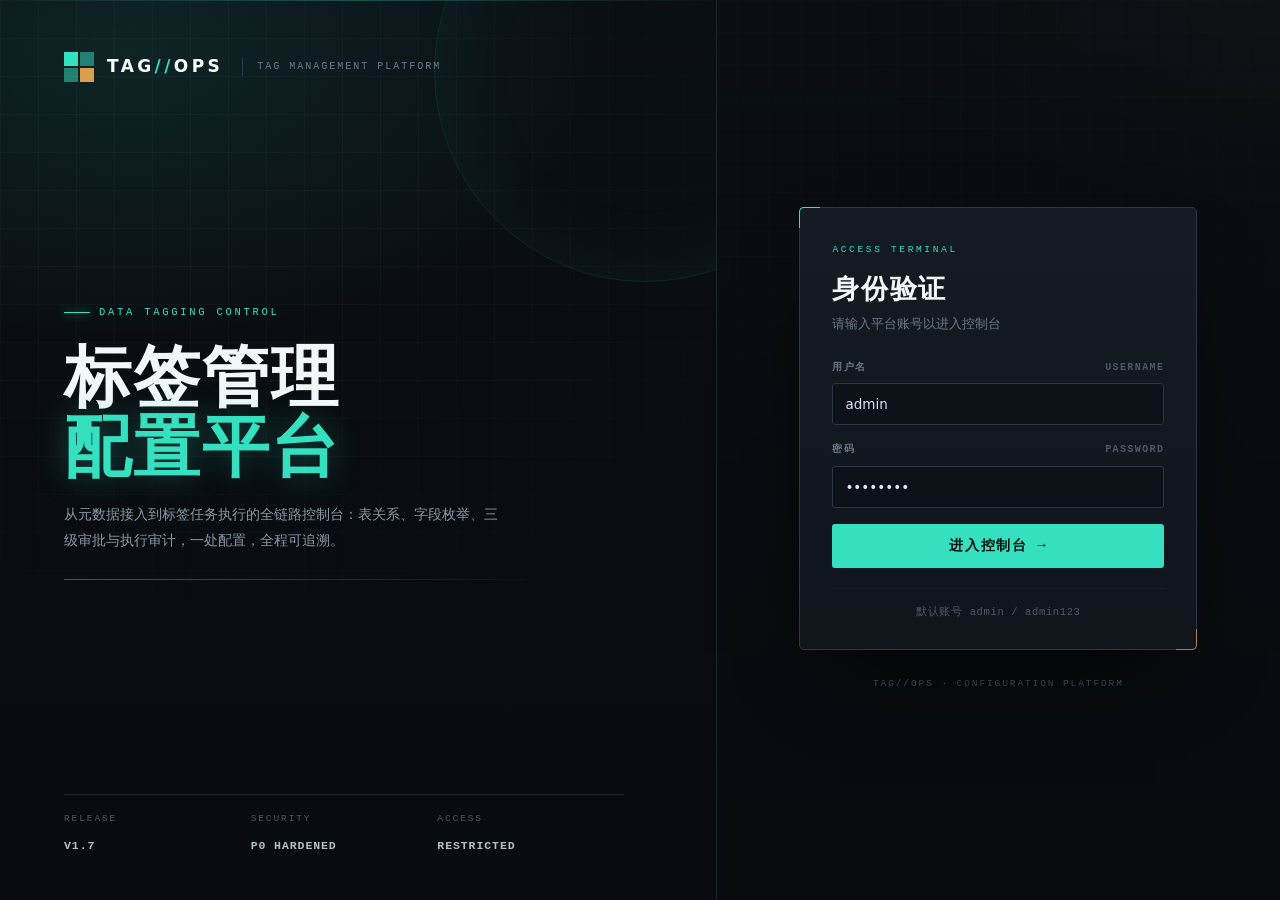
<file: static/index.html>
<!DOCTYPE html>
<html lang="zh-CN">
<head>
<meta charset="UTF-8">
<meta name="viewport" content="width=device-width, initial-scale=1">
<title>TAG//OPS · 标签管理配置平台</title>
<link rel="stylesheet" href="./css/main.css?v=200">
<style>
  body.login-page{padding-top:0;overflow-x:hidden}
  .login-shell{
    position:relative;z-index:1;min-height:100vh;
    display:grid;grid-template-columns:1.12fr .88fr;
  }

  /* ---------- 左：品牌 / 系统标识 ---------- */
  .brand-panel{
    position:relative;overflow:hidden;
    display:flex;flex-direction:column;justify-content:space-between;
    padding:52px 64px 44px;
    border-right:1px solid var(--line);
    background:
      radial-gradient(760px 460px at 18% 6%,rgba(53,224,192,.10),transparent 62%),
      linear-gradient(180deg,#0a0f14 0%,#080b0f 100%);
  }
  .brand-panel::before{
    content:"";position:absolute;inset:0;pointer-events:none;
    background-image:
      linear-gradient(rgba(255,255,255,.028) 1px,transparent 1px),
      linear-gradient(90deg,rgba(255,255,255,.028) 1px,transparent 1px);
    background-size:38px 38px;
    -webkit-mask-image:radial-gradient(900px 700px at 30% 20%,#000 20%,transparent 82%);
    mask-image:radial-gradient(900px 700px at 30% 20%,#000 20%,transparent 82%);
  }
  .brand-panel::after{
    content:"";position:absolute;right:-140px;top:-140px;width:420px;height:420px;
    border:1px solid rgba(53,224,192,.10);border-radius:50%;
    box-shadow:0 0 90px rgba(53,224,192,.06) inset;
    pointer-events:none;
  }
  .brand-panel .scan{
    position:absolute;left:0;right:0;top:0;height:1px;
    background:linear-gradient(90deg,transparent,rgba(53,224,192,.55),transparent);
    opacity:.5;animation:scan 7s linear infinite;pointer-events:none;
  }
  @keyframes scan{0%{transform:translateY(0)}100%{transform:translateY(100vh)}}

  .brand-top{position:relative;display:flex;align-items:center;gap:13px}
  .brand-top .mark{
    width:30px;height:30px;display:grid;grid-template-columns:1fr 1fr;grid-template-rows:1fr 1fr;gap:2px;
  }
  .brand-top .mark i{background:var(--accent)}
  .brand-top .mark i:nth-child(2),.brand-top .mark i:nth-child(3){opacity:.5}
  .brand-top .mark i:nth-child(4){background:var(--amber);opacity:.85}
  .brand-top .word{
    font-family:var(--font-display);font-size:17px;font-weight:700;letter-spacing:.2em;color:#fff;
  }
  .brand-top .word em{font-style:normal;color:var(--accent)}
  .brand-top .tagline{
    margin-left:6px;padding-left:14px;border-left:1px solid var(--line-strong);
    font-family:var(--font-mono);font-size:10px;letter-spacing:.2em;color:var(--ink-500);
  }

  .brand-core{position:relative;margin:8vh 0}
  .brand-core .eyebrow{
    display:inline-flex;align-items:center;gap:9px;
    font-family:var(--font-mono);font-size:10.5px;letter-spacing:.26em;color:var(--accent);
    margin-bottom:22px;
  }
  .brand-core .eyebrow::before{
    content:"";width:26px;height:1px;background:var(--accent);box-shadow:0 0 10px var(--accent);
  }
  .brand-core h2{
    font-family:var(--font-display);
    font-size:clamp(40px,5.2vw,68px);
    line-height:1.04;letter-spacing:.03em;font-weight:600;
    color:var(--ink-900);
  }
  .brand-core h2 .accent{
    display:block;color:var(--accent);
    text-shadow:0 0 32px rgba(53,224,192,.28);
  }
  .brand-core p{
    margin-top:20px;max-width:440px;
    color:var(--ink-600);font-size:13.5px;line-height:1.9;
  }
  .brand-core .rule{
    margin-top:26px;height:1px;max-width:460px;
    background:linear-gradient(90deg,rgba(53,224,192,.45),rgba(53,224,192,.03));
  }

  .brand-meta{
    position:relative;display:grid;grid-template-columns:repeat(3,minmax(0,1fr));
    max-width:560px;border-top:1px solid var(--line);padding-top:16px;
  }
  .brand-meta div{padding-right:16px}
  .brand-meta span{
    display:block;font-family:var(--font-mono);font-size:9.5px;
    letter-spacing:.2em;color:var(--ink-400);margin-bottom:4px;
  }
  .brand-meta b{
    font-family:var(--font-mono);font-size:11.5px;font-weight:600;
    letter-spacing:.08em;color:var(--ink-700);
  }

  /* ---------- 右：登录终端 ---------- */
  .login-panel{
    position:relative;display:flex;flex-direction:column;
    align-items:center;justify-content:center;
    padding:48px 40px;
    background:linear-gradient(180deg,rgba(12,17,23,.6),rgba(8,11,15,.9));
  }
  .login-card{
    position:relative;width:min(398px,100%);
    background:linear-gradient(180deg,var(--panel-2),var(--panel));
    border:1px solid var(--line-strong);
    border-radius:var(--radius);
    padding:34px 32px 28px;
    box-shadow:0 40px 90px -40px #000;
  }
  .login-card::before{
    content:"";position:absolute;left:-1px;top:-1px;width:20px;height:20px;
    border-left:1px solid var(--accent);border-top:1px solid var(--accent);
    border-top-left-radius:var(--radius);
  }
  .login-card::after{
    content:"";position:absolute;right:-1px;bottom:-1px;width:20px;height:20px;
    border-right:1px solid var(--amber);border-bottom:1px solid var(--amber);
    border-bottom-right-radius:var(--radius);opacity:.6;
  }
  .card-kicker{
    font-family:var(--font-mono);font-size:9.5px;letter-spacing:.28em;
    color:var(--accent);margin-bottom:14px;
  }
  .login-card h1{
    font-family:var(--font-display);font-size:27px;font-weight:600;
    letter-spacing:.06em;color:var(--ink-900);line-height:1.2;
  }
  .login-sub{color:var(--ink-500);font-size:12.5px;margin:8px 0 24px}
  .field{margin-bottom:16px}
  .field label{
    display:flex;justify-content:space-between;gap:8px;
    font-family:var(--font-mono);font-size:10px;letter-spacing:.14em;
    color:var(--ink-500);margin-bottom:7px;
  }
  .field label em{font-style:normal;color:var(--ink-400)}
  .field input{
    height:42px;padding:0 12px;font-size:13.5px;
    background:var(--panel-3);border-color:var(--line-strong);
  }
  .login-card button{
    display:flex;align-items:center;justify-content:center;gap:10px;
    width:100%;height:44px;margin-top:6px;
    border:none;border-radius:var(--radius-sm);
    background:var(--accent);color:#04110e;
    font-family:inherit;font-size:13.5px;font-weight:700;letter-spacing:.12em;
    cursor:pointer;transition:background .16s var(--ease),box-shadow .16s var(--ease),transform .1s var(--ease);
  }
  .login-card button:hover{background:var(--accent-2);box-shadow:0 0 26px rgba(53,224,192,.3)}
  .login-card button:active{transform:translateY(1px)}
  .login-card button .arr{font-family:var(--font-mono);font-weight:400;transition:transform .16s var(--ease)}
  .login-card button:hover .arr{transform:translateX(4px)}
  .error{
    display:none;margin-top:14px;padding:8px 12px;
    background:rgba(255,107,107,.07);border:1px solid rgba(255,107,107,.32);
    border-left:2px solid var(--red);
    color:#ffb3b3;font-size:12px;line-height:1.6;
  }
  .login-hint{
    margin-top:20px;padding-top:14px;border-top:1px solid var(--line-soft);
    text-align:center;font-family:var(--font-mono);font-size:10.5px;
    letter-spacing:.06em;color:var(--ink-400);
  }
  .login-foot{
    margin-top:26px;font-family:var(--font-mono);font-size:9.5px;
    letter-spacing:.2em;color:var(--ink-400);text-align:center;
  }

  @media (max-width:900px){
    .login-shell{grid-template-columns:1fr}
    .brand-panel{border-right:none;border-bottom:1px solid var(--line);padding:34px 26px 30px}
    .brand-core{margin:34px 0}
    .brand-core h2{font-size:40px}
    .brand-meta{display:none}
    .login-panel{padding:38px 18px 48px}
  }
  @media (max-width:520px){
    .brand-top .tagline{display:none}
    .brand-core h2{font-size:32px}
  }
</style>
</head>
<body class="login-page">
<div class="login-shell">
  <section class="brand-panel">
    <span class="scan" aria-hidden="true"></span>
    <div class="brand-top">
      <span class="mark" aria-hidden="true"><i></i><i></i><i></i><i></i></span>
      <span class="word">TAG<em>//</em>OPS</span>
      <span class="tagline">TAG MANAGEMENT PLATFORM</span>
    </div>

    <div class="brand-core">
      <span class="eyebrow">DATA TAGGING CONTROL</span>
      <h2>标签管理<span class="accent">配置平台</span></h2>
      <p>从元数据接入到标签任务执行的全链路控制台：表关系、字段枚举、三级审批与执行审计，一处配置，全程可追溯。</p>
      <div class="rule"></div>
    </div>

    <div class="brand-meta">
      <div><span>RELEASE</span><b>V1.7</b></div>
      <div><span>SECURITY</span><b>P0 HARDENED</b></div>
      <div><span>ACCESS</span><b>RESTRICTED</b></div>
    </div>
  </section>

  <section class="login-panel">
    <div class="login-card">
      <div class="card-kicker">ACCESS TERMINAL</div>
      <h1>身份验证</h1>
      <p class="login-sub">请输入平台账号以进入控制台</p>
      <form id="loginForm">
        <div class="field">
          <label for="username">用户名 <em>USERNAME</em></label>
          <input type="text" id="username" value="admin" required autocomplete="username" spellcheck="false">
        </div>
        <div class="field">
          <label for="password">密码 <em>PASSWORD</em></label>
          <input type="password" id="password" value="admin123" required autocomplete="current-password">
        </div>
        <button type="submit"><span>进入控制台</span><span class="arr">→</span></button>
        <div class="error" id="errMsg"></div>
      </form>
      <p class="login-hint">默认账号 admin / admin123</p>
    </div>
    <div class="login-foot">TAG//OPS · CONFIGURATION PLATFORM</div>
  </section>
</div>

<script>
  document.getElementById('loginForm').addEventListener('submit', async e => {
    e.preventDefault();
    const username = document.getElementById('username').value.trim();
    const password = document.getElementById('password').value;
    const errEl = document.getElementById('errMsg');
    errEl.style.display = 'none';
    try {
      const resp = await fetch('/api/auth/login', {
        method: 'POST', headers: {'Content-Type': 'application/json'},
        body: JSON.stringify({ username, password })
      });
      const data = await resp.json();
      if (data.code === 0) {
        localStorage.setItem('token', data.data.access_token);
        localStorage.setItem('user', JSON.stringify(data.data.user));
        window.location.href = '/static/dashboard.html';
      } else {
        errEl.textContent = data.message;
        errEl.style.display = 'block';
      }
    } catch (err) {
      errEl.textContent = '网络错误: ' + err.message;
      errEl.style.display = 'block';
    }
  });
</script>
</body>
</html>
</file>
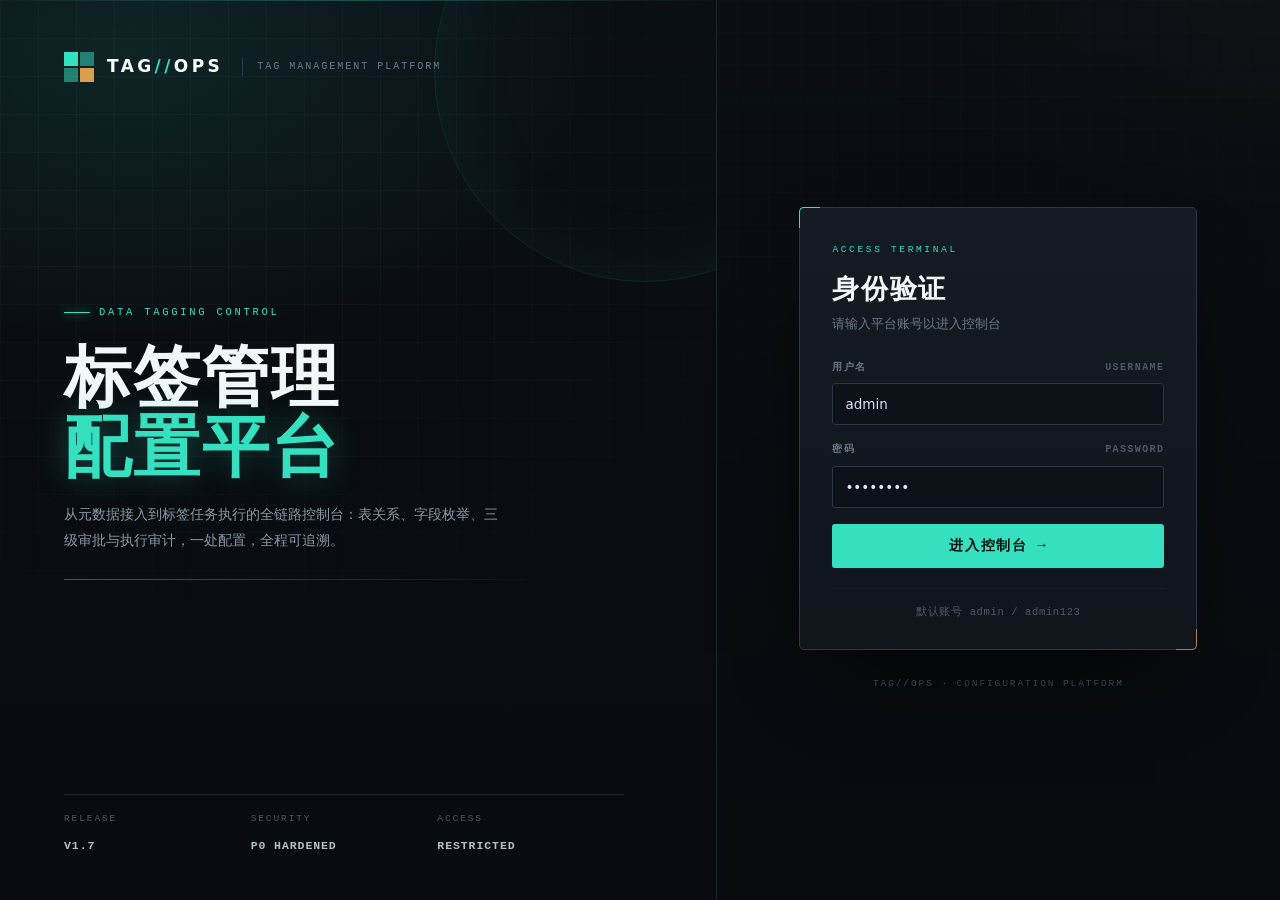
<file: static/approvals.html>
﻿<!DOCTYPE html>
<html lang="zh-CN">
<head>
<meta charset="UTF-8">
<title>TAG//OPS · 审批工单</title>
<script>
(function () {
  var t = localStorage.getItem('theme') || 'ops';
  if (t === 'formal' || t === 'default') t = 'classic';
  if (t !== 'classic' && t !== 'clean') t = 'ops';
  document.documentElement.setAttribute('data-theme', t);
  var css;
  if (t === 'classic') css = ['/static/css/classic.css?v=200', '/static/css/classic-extra.css?v=200'];
  else if (t === 'clean') css = ['/static/css/clean.css?v=200', '/static/css/clean-extra.css?v=200'];
  else css = ['/static/css/main.css?v=200'];
  for (var i = 0; i < css.length; i++) {
    document.write('<link rel="stylesheet" href="' + css[i] + '">');
  }
})();
</script>
</head>
<body>
<div class="header">
<div class="brand">
<span class="brand-mark" aria-hidden="true"><i></i><i></i><i></i><i></i></span>
<span class="brand-name">TAG<em>//</em>OPS</span>
<span class="brand-sub">标签管理配置平台</span>
</div>
<div class="user"><span id="userName"></span><a href="#" onclick="logout()">退出</a></div></div>
<div class="nav">
<a href="/static/dashboard.html">首页</a>
<a href="/static/metadata.html">元数据</a>
<a href="/static/themes.html">业务主题</a>
<a href="/static/relations.html">表关系</a>
<a href="/static/enum_config.html">枚举</a>
<a href="/static/datasources.html">数据源</a>
<a href="/static/approvals.html">审批</a>
<a href="/static/tag_tasks.html">标签任务</a>
<a href="/static/users.html" data-perm="admin:only">用户角色</a>
<a href="/static/log_center.html" data-perm="admin:only">日志管理</a>
</div>

<div class="container">
<h2>审批工单</h2>
<div class="bar-row">
<button onclick="loadList('')" class="btn btn-secondary">全部</button>
<button onclick="loadList('in_progress')" class="btn btn-secondary">进行中</button>
<button onclick="loadList('approved')" class="btn btn-secondary">已通过</button>
<button onclick="loadList('rejected')" class="btn btn-secondary">已驳回</button>
<button onclick="loadMyPending()" class="btn">我的待办</button>
</div>
<div id="ticketList"></div>
</div>

<script src="/static/js/common.js?v=200"></script>
<script>
 checkLogin();
 document.getElementById('userName').textContent = JSON.parse(localStorage.getItem('user')||'{}').display_name || '';
 function logout() { clearToken(); localStorage.clear(); location.href='/static/index.html'; }
 function esc(s){ return String(s==null?'':s).replace(/&/g,'&amp;').replace(/</g,'&lt;').replace(/>/g,'&gt;'); }

 function nodeLabel(n) { return ({DATA_APPROVAL:'数据审批',TECH_APPROVAL:'技术审批',BIZ_APPROVAL:'业务审批',PASSED:'已通过',REJECTED:'已驳回'})[n]||n; }
 function statusCls(s) { return 'status-'+s; }
 function typeLabel(t) { return t==='TAG_TASK'
 ? '<span class="chip chip-task">标签任务</span>'
 : '<span class="chip chip-meta">元数据</span>'; }

 async function loadList(status) {
 try {
 const url = '/api/approvals' + (status ? '?status='+status : '');
 const r = await apiGet(url); render(r.data||[]);
 } catch(e) { showMsg(e.message, true); }
 }
 async function loadMyPending() {
 try { const r = await apiGet('/api/approvals?show_my_pending=true'); render(r.data||[]); }
 catch(e) { showMsg(e.message, true); }
 }

 function render(data) {
 if (!data.length) { document.getElementById('ticketList').innerHTML = '<div class="empty">暂无工单</div>'; return; }
 let html = '';
 data.forEach(t => {
 // V1.2.1: 渲染目标详情（完整保留）
 let targetHtml = '';
 if (t.target_info) {
 const ti = t.target_info;
 if (t.ticket_type === 'TAG_TASK') {
 const modeLbl = ti.task_mode === 'SQL' ? 'SQL 直配' : '字段配置';
 const statusMap = {pending:'未提交',in_progress:'审批中',approved:'已通过',rejected:'已驳回'};
 const statusColor = ti.status==='approved'?'var(--ok)':ti.status==='rejected'?'var(--danger)':'var(--amber)';
 targetHtml = `<div class="target-box">
<div class="target-row">
<span>任务名:<b>${esc(ti.task_name)}</b></span>
<span>模式: ${modeLbl}</span>
<span>主题: ${esc(ti.business_theme||'-')}</span>
<span>标签值:<code>${esc(ti.tag_value_code)}</code></span>
<span>状态:<span style="color:${statusColor}">${statusMap[ti.status]||ti.status}</span></span>
</div>
 ${ti.generated_sql ? `<details style="margin-top:6px;"><summary>生成的 SQL 预览</summary>
<pre>${esc(ti.generated_sql)}</pre>
</details>` : ''}
</div>`;
 } else {
 targetHtml = `<div class="target-box">
<div class="target-row">
<span>表名:<code>${esc(ti.table_name)}</code></span>
<span>注释: ${esc(ti.table_comment||'-')}</span>
<span>字段数: ${ti.field_count}</span>
<span>状态: ${esc(ti.status)}</span>
</div>
</div>`;
 }
 }

 // V1.3: 审批按钮区域（根据角色决定是否显示）
 let actionHtml = '';
 if (t.status==='in_progress' && t.current_node!=='PASSED' && t.current_node!=='REJECTED') {
 const roleCodes = (() => { try { return (JSON.parse(localStorage.getItem('user')||'{}').roles||[]).map(r=>r.code); } catch(e) { return []; } })();
 const isAdmin = roleCodes.includes('admin');
 const NODE_ROLE = { DATA_APPROVAL:'data_approver', TECH_APPROVAL:'tech_approver', BIZ_APPROVAL:'biz_approver' };
 const requiredRole = NODE_ROLE[t.current_node];
 const canApprove = isAdmin || (requiredRole && roleCodes.includes(requiredRole));
 if (!canApprove) {
 actionHtml = `<div class="ticket-actions hint">
 当前节点需要「${({data_approver:'数据审批人',tech_approver:'技术审批人',biz_approver:'业务审批人'})[requiredRole]||requiredRole}」角色才能审批
</div>`;
 } else {
 actionHtml = `<div class="ticket-actions">
<button class="btn btn-primary" onclick="act(${t.id},'approve')">通过</button>
<button class="btn btn-danger" onclick="act(${t.id},'reject')">驳回</button>
<input id="cmt_${t.id}" placeholder="审批意见" style="flex:1;">
</div>`;
 }
 } else {
 // V1.5: 已结束工单显示删除按钮
 actionHtml = `<div class="ticket-actions">
<button class="btn btn-secondary" onclick="delTicket(${t.id},'${esc(t.ticket_no)}')">删除</button>
<span class="hint">工单已结束，可清理</span>
</div>`;
 }

 // V1.4.3: 可折叠卡片 — 默认折叠（status!=='in_progress' 的），进行中的默认展开
 const defaultOpen = (t.status === 'in_progress');

 html += `<div class="ticket-card ${defaultOpen ? '' : 'collapsed'}" data-ticket="${t.id}">
<div class="ticket-head" onclick="toggleTicket(this.closest('.ticket-card'))">
<div class="ticket-title">${esc(t.title)} ${typeLabel(t.ticket_type)}<span class="ticket-no">#${t.ticket_no}</span></div>
<div class="ticket-meta">
<span class="status ${statusCls(t.status)}">${t.status}</span>
<span style="color:var(--ink-500);font-size:12px;">当前节点: ${nodeLabel(t.current_node)}</span>
<span class="ticket-chev">▼</span>
</div>
</div>
<div class="ticket-body">
${targetHtml}
<div style="color:var(--ink-500);font-size:11.5px;margin-bottom:10px;font-family:var(--font-mono);">创建时间: ${t.created_at}</div>
<div style="margin-bottom:10px;">
 ${t.logs.slice(-3).map(l=>`<div class="log-entry">
 [${l.action}] ${l.node} ${esc(l.comment||'')} (${l.created_at})</div>`).join('')}
</div>
${actionHtml}
</div>
</div>`;
 });
 document.getElementById('ticketList').innerHTML = html;
 }

 // V1.4.3: 折叠/展开切换
 function toggleTicket(card) {
 card.classList.toggle('collapsed');
 }

 async function act(id, action) {
 const cmtEl = document.getElementById('cmt_'+id);
 const cmt = cmtEl ? cmtEl.value : '';
 try {
 await apiPost(`/api/approvals/${id}/${action}`, { comment: cmt });
 showMsg(action==='approve'?'已通过':'已驳回'); loadMyPending();
 } catch(e) { showMsg(e.message, true); }
 }

 // V1.5: 删除审批工单
 async function delTicket(id, ticketNo) {
 if (!confirm(`确认删除工单 ${ticketNo}？\n此操作不可恢复（审批日志将一并删除）`)) return;
 try {
 await apiDelete(`/api/approvals/${id}`);
 showMsg('工单已删除');
 loadList('');
 } catch(e) { showMsg(e.message, true); }
 }

 loadList('');
</script>
</body>
</html>
</file>
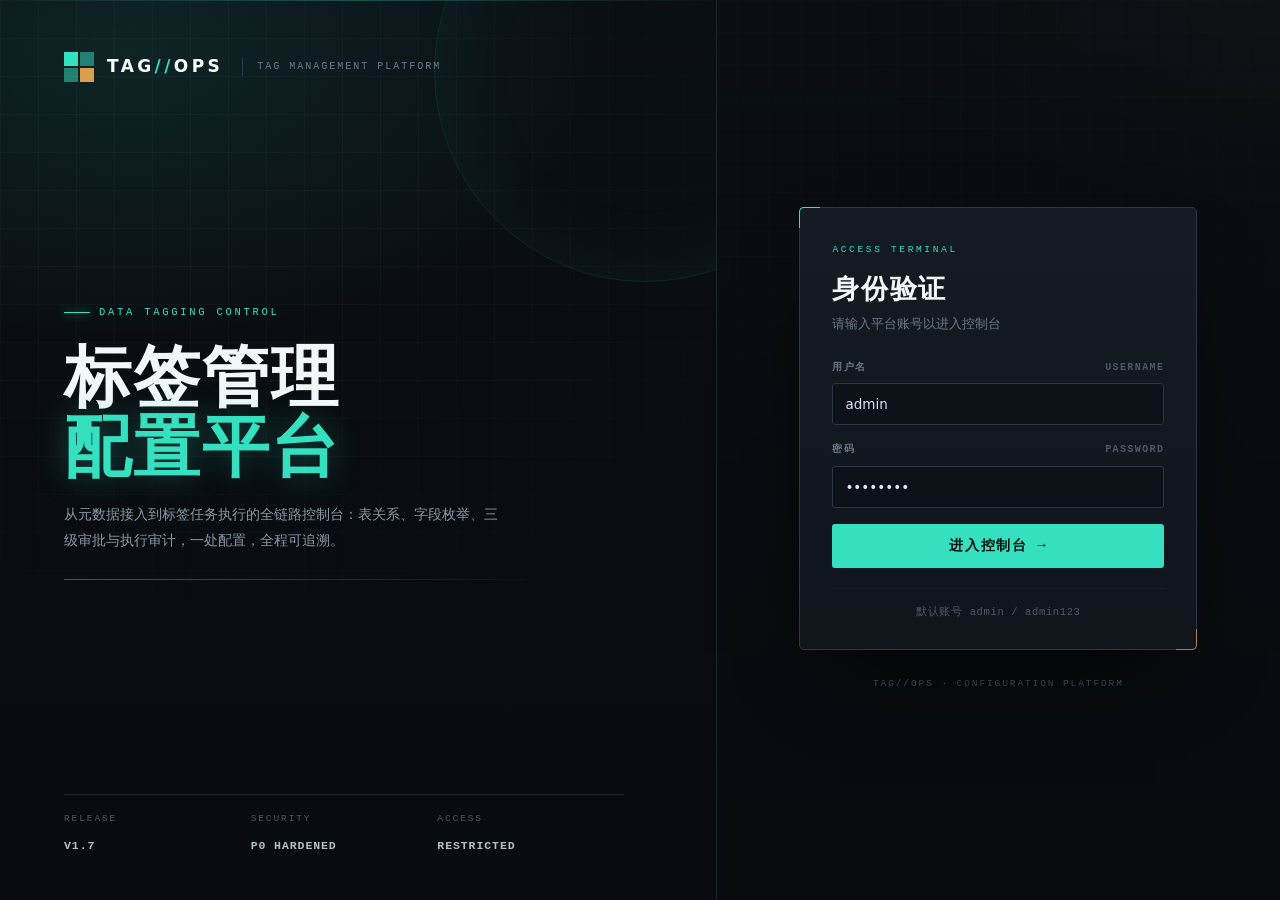
<file: static/dashboard.html>
﻿<!DOCTYPE html>
<html lang="zh-CN">
<head>
<meta charset="UTF-8">
<meta name="viewport" content="width=device-width, initial-scale=1">
<title>TAG//OPS · 首页</title>
<script>
(function () {
  var t = localStorage.getItem('theme') || 'ops';
  if (t === 'formal' || t === 'default') t = 'classic';
  if (t !== 'classic' && t !== 'clean') t = 'ops';
  document.documentElement.setAttribute('data-theme', t);
  var css;
  if (t === 'classic') css = ['/static/css/classic.css?v=200', '/static/css/classic-extra.css?v=200'];
  else if (t === 'clean') css = ['/static/css/clean.css?v=200', '/static/css/clean-extra.css?v=200'];
  else css = ['/static/css/main.css?v=200'];
  for (var i = 0; i < css.length; i++) {
    document.write('<link rel="stylesheet" href="' + css[i] + '">');
  }
})();
</script>
<style>
  .dash-strip{
    display:grid;grid-template-columns:repeat(4,minmax(0,1fr));
    border:1px solid var(--line);border-radius:var(--radius);
    background:linear-gradient(180deg,var(--panel-2),var(--panel));
    margin-bottom:28px;overflow:hidden;
  }
  .dash-strip .cell{padding:14px 18px;border-right:1px solid var(--line-soft);min-width:0}
  .dash-strip .cell:last-child{border-right:none}
  .dash-strip .k{
    display:block;font-family:var(--font-mono);font-size:9.5px;
    letter-spacing:.22em;color:var(--ink-400);
  }
  .dash-strip b{
    display:block;margin-top:5px;
    font-family:var(--font-display);font-size:16px;font-weight:600;
    letter-spacing:.05em;color:var(--ink-900);
    white-space:nowrap;overflow:hidden;text-overflow:ellipsis;
  }
  .dash-strip em{display:block;font-style:normal;font-size:11px;color:var(--ink-500);margin-top:1px}

  .sec-head{
    display:flex;align-items:baseline;justify-content:space-between;gap:12px;
    margin:0 0 14px;
  }
  .sec-head h3{margin:0}
  .sec-head .sec-code{font-family:var(--font-mono);font-size:10px;letter-spacing:.2em;color:var(--ink-400)}

  .modules{
    display:grid;grid-template-columns:repeat(auto-fill,minmax(252px,1fr));
    gap:14px;margin-bottom:30px;
  }
  .module{
    position:relative;display:flex;flex-direction:column;gap:9px;
    padding:18px 18px 40px;min-height:150px;
    background:linear-gradient(180deg,var(--panel-2),var(--panel));
    border:1px solid var(--line);border-radius:var(--radius);
    color:inherit;text-decoration:none;overflow:hidden;
    transition:transform .2s var(--ease),border-color .2s var(--ease),box-shadow .2s var(--ease);
  }
  .module::before{
    content:"";position:absolute;left:0;top:0;right:0;height:2px;
    background:linear-gradient(90deg,var(--accent),rgba(53,224,192,0));
    opacity:0;transition:opacity .2s var(--ease);
  }
  .module::after{
    content:"";position:absolute;right:-30px;bottom:-30px;width:110px;height:110px;
    border:1px solid rgba(53,224,192,.10);border-radius:50%;
    opacity:0;transition:opacity .25s var(--ease);
  }
  .module:hover{
    transform:translateY(-3px);border-color:rgba(53,224,192,.42);
    box-shadow:0 18px 40px -28px #000,inset 0 1px 0 rgba(255,255,255,.04);
  }
  .module:hover::before{opacity:1}
  .module:hover::after{opacity:1}
  .m-top{display:flex;align-items:center;justify-content:space-between}
  .m-idx{font-family:var(--font-mono);font-size:10px;letter-spacing:.2em;color:var(--ink-400)}
  .m-dot{
    width:6px;height:6px;border-radius:50%;background:var(--accent);opacity:.55;
    box-shadow:0 0 8px rgba(53,224,192,.7);
  }
  .m-title{
    display:flex;align-items:center;gap:8px;
    font-family:var(--font-display);font-size:17px;font-weight:600;
    letter-spacing:.05em;color:var(--ink-900);
  }
  .m-desc{flex:1;font-size:12.5px;line-height:1.7;color:var(--ink-600)}
  .m-foot{display:flex;flex-wrap:wrap;gap:6px}
  .m-tag{
    font-family:var(--font-mono);font-size:9.5px;letter-spacing:.08em;
    color:var(--ink-500);border:1px solid var(--line);
    padding:1px 6px;border-radius:2px;background:rgba(255,255,255,.015);
  }
  .m-arrow{
    position:absolute;right:16px;bottom:13px;
    font-family:var(--font-mono);font-size:13px;color:var(--ink-400);
    transition:color .18s var(--ease),transform .18s var(--ease);
  }
  .module:hover .m-arrow{color:var(--accent);transform:translateX(4px)}

  .flow{
    display:flex;flex-wrap:wrap;
    border:1px solid var(--line);border-radius:var(--radius);
    background:var(--panel);overflow:hidden;
  }
  .flow .step{
    flex:1;min-width:170px;padding:14px 16px;
    border-right:1px solid var(--line-soft);
    position:relative;
  }
  .flow .step:last-child{border-right:none}
  .flow .step .n{
    font-family:var(--font-mono);font-size:9.5px;letter-spacing:.22em;
    color:var(--accent);margin-bottom:5px;display:block;
  }
  .flow .step .t{font-size:12.5px;font-weight:600;color:var(--ink-800);letter-spacing:.03em}
  .flow .step .d{font-size:11px;color:var(--ink-500);margin-top:2px}

  @media (max-width:900px){
    .dash-strip{grid-template-columns:repeat(2,minmax(0,1fr))}
    .dash-strip .cell:nth-child(2){border-right:none}
    .dash-strip .cell:nth-child(-n+2){border-bottom:1px solid var(--line-soft)}
  }
  @media (max-width:560px){
    .dash-strip{grid-template-columns:1fr}
    .dash-strip .cell{border-right:none;border-bottom:1px solid var(--line-soft)}
    .dash-strip .cell:last-child{border-bottom:none}
    .modules{grid-template-columns:1fr}
  }
</style>
</head>
<body>
<div class="header">
  <div class="brand">
    <span class="brand-mark" aria-hidden="true"><i></i><i></i><i></i><i></i></span>
    <span class="brand-name">TAG<em>//</em>OPS</span>
    <span class="brand-sub">标签管理配置平台</span>
  </div>
  <div class="user">
    <span id="userName"></span>
    <a href="#" onclick="logout()">退出</a>
  </div>
</div>
<div class="nav">
  <a href="/static/dashboard.html">首页</a>
  <a href="/static/metadata.html">元数据</a>
  <a href="/static/themes.html">业务主题</a>
  <a href="/static/relations.html">表关系</a>
  <a href="/static/enum_config.html">枚举</a>
  <a href="/static/datasources.html">数据源</a>
  <a href="/static/approvals.html">审批</a>
  <a href="/static/tag_tasks.html">标签任务</a>
  <a href="/static/users.html" data-perm="admin:only">用户角色</a>
  <a href="/static/log_center.html" data-perm="admin:only">日志管理</a>
</div>

<div class="container">
  <h2>控制台总览</h2>

  <div class="dash-strip">
    <div class="cell">
      <span class="k">OPERATOR</span>
      <b id="dashUser">—</b>
      <em>当前登录身份</em>
    </div>
    <div class="cell">
      <span class="k">ROLE</span>
      <b id="dashRole">—</b>
      <em>角色权限</em>
    </div>
    <div class="cell">
      <span class="k">RELEASE</span>
      <b>V1.7</b>
      <em>安全加固版本</em>
    </div>
    <div class="cell">
      <span class="k">MODULES</span>
      <b>10</b>
      <em>可用功能模块</em>
    </div>
  </div>

  <div class="sec-head">
    <h3>功能模块</h3>
    <span class="sec-code">MODULES // 01-06</span>
  </div>

  <div class="modules">
    <a class="module" href="/static/metadata.html">
      <div class="m-top"><span class="m-idx">M-01</span><span class="m-dot"></span></div>
      <div class="m-title">元数据接入</div>
      <div class="m-desc">录入表与字段定义，支持 Excel 批量导入与字段详情查看。</div>
      <div class="m-foot"><span class="m-tag">TABLE</span><span class="m-tag">FIELD</span><span class="m-tag">EXCEL</span></div>
      <span class="m-arrow">→</span>
    </a>
    <a class="module" href="/static/relations.html">
      <div class="m-top"><span class="m-idx">M-02</span><span class="m-dot"></span></div>
      <div class="m-title">表关系配置</div>
      <div class="m-desc">配置多表 JOIN 关联规则，为标签 SQL 自动拼接关联条件。</div>
      <div class="m-foot"><span class="m-tag">JOIN</span><span class="m-tag">INNER</span><span class="m-tag">LEFT</span></div>
      <span class="m-arrow">→</span>
    </a>
    <a class="module" href="/static/enum_config.html">
      <div class="m-top"><span class="m-idx">M-03</span><span class="m-dot"></span></div>
      <div class="m-title">字段枚举</div>
      <div class="m-desc">维护字段的枚举编码与含义，用于标签条件与 IN 过滤。</div>
      <div class="m-foot"><span class="m-tag">ENUM</span><span class="m-tag">CODE</span></div>
      <span class="m-arrow">→</span>
    </a>
    <a class="module" href="/static/datasources.html">
      <div class="m-top"><span class="m-idx">M-04</span><span class="m-dot"></span></div>
      <div class="m-title">数据源管理</div>
      <div class="m-desc">维护 SQLite / Spark 数据源，支持连接测试与启停。</div>
      <div class="m-foot"><span class="m-tag">SQLITE</span><span class="m-tag">SPARK</span></div>
      <span class="m-arrow">→</span>
    </a>
    <a class="module" href="/static/approvals.html">
      <div class="m-top"><span class="m-idx">M-05</span><span class="m-dot"></span></div>
      <div class="m-title">审批工单<span id="pendCardBadge" class="pend-card-badge"></span></div>
      <div class="m-desc">元数据与标签任务的三级审批：数据 → 技术 → 业务。</div>
      <div class="m-foot"><span class="m-tag">APPROVAL</span><span class="m-tag">3-STAGE</span></div>
      <span class="m-arrow">→</span>
    </a>
    <a class="module" href="/static/tag_tasks.html">
      <div class="m-top"><span class="m-idx">M-06</span><span class="m-dot"></span></div>
      <div class="m-title">标签任务</div>
      <div class="m-desc">字段配置或 SQL 直配，预览生成的 SQL 并提交执行。</div>
      <div class="m-foot"><span class="m-tag">TASK</span><span class="m-tag">SQL</span><span class="m-tag">EXEC</span></div>
      <span class="m-arrow">→</span>
    </a>
  </div>

  <div class="sec-head">
    <h3>链路概览</h3>
    <span class="sec-code">PIPELINE // FLOW</span>
  </div>
  <div class="flow">
    <div class="step"><span class="n">STEP 01</span><div class="t">元数据接入</div><div class="d">表 / 字段登记</div></div>
    <div class="step"><span class="n">STEP 02</span><div class="t">业务主题</div><div class="d">绑定主题表</div></div>
    <div class="step"><span class="n">STEP 03</span><div class="t">标签任务</div><div class="d">条件 / SQL 配置</div></div>
    <div class="step"><span class="n">STEP 04</span><div class="t">三级审批</div><div class="d">数据 / 技术 / 业务</div></div>
    <div class="step"><span class="n">STEP 05</span><div class="t">执行审计</div><div class="d">执行记录与日志</div></div>
  </div>
</div>

<script src="/static/js/common.js?v=200"></script>
<script>
  if (!checkLogin()) document.location.href = '/static/index.html';
  const user = JSON.parse(localStorage.getItem('user') || '{}');
  document.getElementById('userName').textContent = user.display_name || user.username || 'Guest';
  document.getElementById('dashUser').textContent = user.display_name || user.username || 'Guest';
  document.getElementById('dashRole').textContent =
    (user.roles || []).map(r => r.name || r.code).join(' / ') || '—';
  function logout() { clearToken(); localStorage.clear(); document.location.href = '/static/index.html'; }
</script>
</body>
</html>
</file>
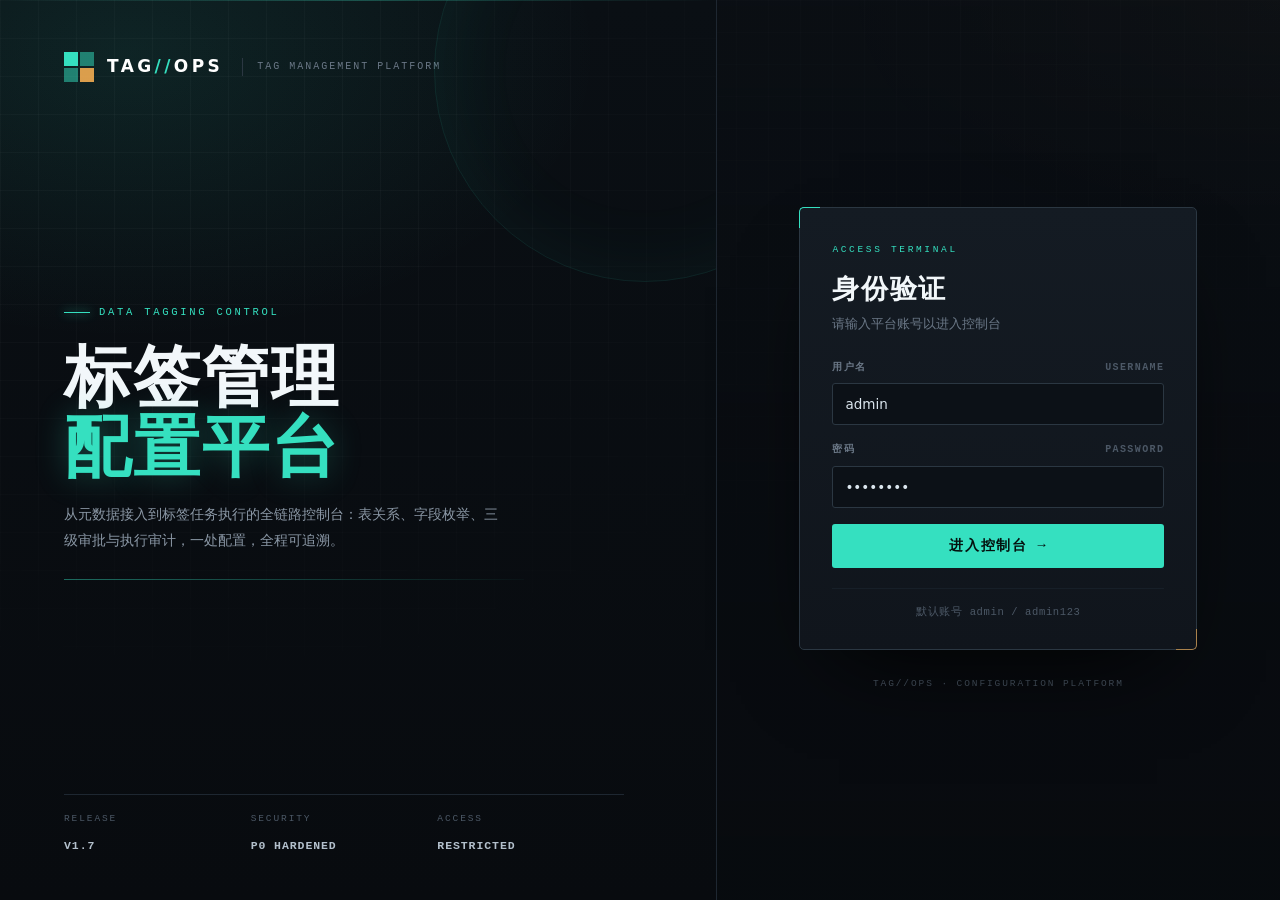
<file: static/enum_config.html>
﻿<!DOCTYPE html>
<html lang="zh-CN">
<head>
<meta charset="UTF-8">
<title>TAG//OPS · 字段枚举配置</title>
<script>
(function () {
  var t = localStorage.getItem('theme') || 'ops';
  if (t === 'formal' || t === 'default') t = 'classic';
  if (t !== 'classic' && t !== 'clean') t = 'ops';
  document.documentElement.setAttribute('data-theme', t);
  var css;
  if (t === 'classic') css = ['/static/css/classic.css?v=200', '/static/css/classic-extra.css?v=200'];
  else if (t === 'clean') css = ['/static/css/clean.css?v=200', '/static/css/clean-extra.css?v=200'];
  else css = ['/static/css/main.css?v=200'];
  for (var i = 0; i < css.length; i++) {
    document.write('<link rel="stylesheet" href="' + css[i] + '">');
  }
})();
</script>
</head>
<body>
<div class="header">
<div class="brand">
<span class="brand-mark" aria-hidden="true"><i></i><i></i><i></i><i></i></span>
<span class="brand-name">TAG<em>//</em>OPS</span>
<span class="brand-sub">标签管理配置平台</span>
</div>
<div class="user"><span id="userName"></span><a href="#" onclick="logout()">退出</a></div>
</div>
<div class="nav">
<a href="/static/dashboard.html">首页</a>
<a href="/static/metadata.html">元数据</a>
<a href="/static/themes.html">业务主题</a>
<a href="/static/relations.html">表关系</a>
<a href="/static/enum_config.html">枚举</a>
<a href="/static/datasources.html">数据源</a>
<a href="/static/approvals.html">审批</a>
<a href="/static/tag_tasks.html">标签任务</a>
<a href="/static/users.html" data-perm="admin:only">用户角色</a>
<a href="/static/log_center.html" data-perm="admin:only">日志管理</a>
</div>

<div class="container">
<h2>字段枚举配置</h2>
<p class="page-desc" style="margin-bottom:15px;">
 为字段维护枚举值（编码 / 含义）。标签任务的 SQL 生成会在 WHERE 中追加<code>字段 IN ('编码1','编码2')</code> 过滤条件。
</p>

<div class="panel">
<div class="form-grid cols-2">
<div>
<label>选择表 *</label>
<select id="sel_table" onchange="onTableChange()"></select>
</div>
<div>
<label>选择字段 *</label>
<select id="sel_field" onchange="onFieldChange()"></select>
</div>
</div>
</div>

<div id="editorBox" class="panel" style="display:none;">
<h3>枚举值列表<span id="curField" class="text-accent" style="font-size:12px;font-family:var(--font-mono);"></span></h3>
<div class="table-wrap" style="margin-bottom:10px;">
<table>
<thead>
<tr>
<th style="width:70px;">顺序</th>
<th>枚举编码 (enum_code) *</th>
<th>枚举含义 (enum_label) *</th>
<th style="width:80px;">操作</th>
</tr>
</thead>
<tbody id="enumBody"></tbody>
</table>
</div>
<div class="btn-row">
<button onclick="addRow()" class="btn btn-secondary">添加枚举</button>
<button onclick="saveEnums()" class="btn btn-primary">保存（整体替换）</button>
<button onclick="onFieldChange()" class="btn btn-secondary">重新加载</button>
</div>
</div>
</div>

<script src="/static/js/common.js?v=200"></script>
<script>
 checkLogin();
 document.getElementById('userName').textContent =
 JSON.parse(localStorage.getItem('user') || '{}').display_name || '';
 function logout() { clearToken(); localStorage.clear(); location.href = '/static/index.html'; }

 let TABLES = [];

 async function loadTables() {
 const r = await apiGet('/api/metadata/tables');
 TABLES = r.data || [];
 document.getElementById('sel_table').innerHTML =
 TABLES.map(t => `<option value="${t.id}">${t.table_name}</option>`).join('');
 onTableChange();
 }

 function curTable() {
 const id = parseInt(document.getElementById('sel_table').value);
 return TABLES.find(t => t.id === id);
 }

 function onTableChange() {
 const t = curTable();
 const fields = (t && t.fields) || [];
 document.getElementById('sel_field').innerHTML =
 fields.map(f => `<option value="${f.id}">${f.field_name} (${f.field_type})</option>`).join('');
 onFieldChange();
 }

 function onFieldChange() {
 const t = curTable();
 const fid = parseInt(document.getElementById('sel_field').value);
 if (!t || !fid) {
 document.getElementById('editorBox').style.display = 'none';
 return;
 }
 document.getElementById('editorBox').style.display = 'block';
 const f = (t.fields || []).find(x => x.id === fid);
 document.getElementById('curField').textContent = f ? `· ${f.field_name}` : '';
 loadEnums(fid);
 }

 async function loadEnums(fieldId) {
 try {
 const r = await apiGet('/api/enums?field_id=' + fieldId);
 const data = r.data || [];
 document.getElementById('enumBody').innerHTML = '';
 if (data.length === 0) { addRow(); return; }
 data.forEach(e => addRow(e.enum_code, e.enum_label, e.ordinal));
 } catch (e) { showMsg(e.message, true); }
 }

 function addRow(code, label, ordinal) {
 const tb = document.getElementById('enumBody');
 const idx = tb.rows.length + 1;
 const tr = tb.insertRow();
 tr.innerHTML = `
<td><input class="ord" type="number" value="${ordinal !== undefined ? ordinal : idx}" style="width:60px;"></td>
<td><input class="code" placeholder="如 1 或 vip" value="${code || ''}"></td>
<td><input class="label" placeholder="如 是 / VIP会员" value="${label || ''}"></td>
<td><button class="btn btn-danger" onclick="this.parentElement.parentElement.remove()">删</button></td>`;
 }

 async function saveEnums() {
 const tableId = parseInt(document.getElementById('sel_table').value);
 const fieldId = parseInt(document.getElementById('sel_field').value);
 if (!tableId || !fieldId) { showMsg('请先选择表与字段', true); return; }

 const rows = document.querySelectorAll('#enumBody tr');
 const enums = [];
 const seen = new Set();
 let bad = false;
 rows.forEach((tr, i) => {
 const code = tr.querySelector('.code').value.trim();
 const label = tr.querySelector('.label').value.trim();
 const ord = parseInt(tr.querySelector('.ord').value) || (i + 1);
 if (!code) { bad = true; return; }
 if (seen.has(code)) { bad = true; return; }
 seen.add(code);
 enums.push({ table_id: tableId, field_id: fieldId, enum_code: code, enum_label: label || code, ordinal: ord });
 });
 if (bad) { showMsg('存在空编码或重复编码，请检查', true); return; }
 if (enums.length === 0) { showMsg('至少填写一个枚举值', true); return; }

 try {
 await apiPost('/api/enums', { table_id: tableId, field_id: fieldId, enums });
 showMsg(`保存成功，共 ${enums.length} 个枚举`);
 loadEnums(fieldId);
 } catch (e) { showMsg(e.message, true); }
 }

 (async function init() {
 try { await loadTables(); } catch (e) { showMsg('加载失败: ' + e.message, true); }
 })();
</script>
</body>
</html>
</file>
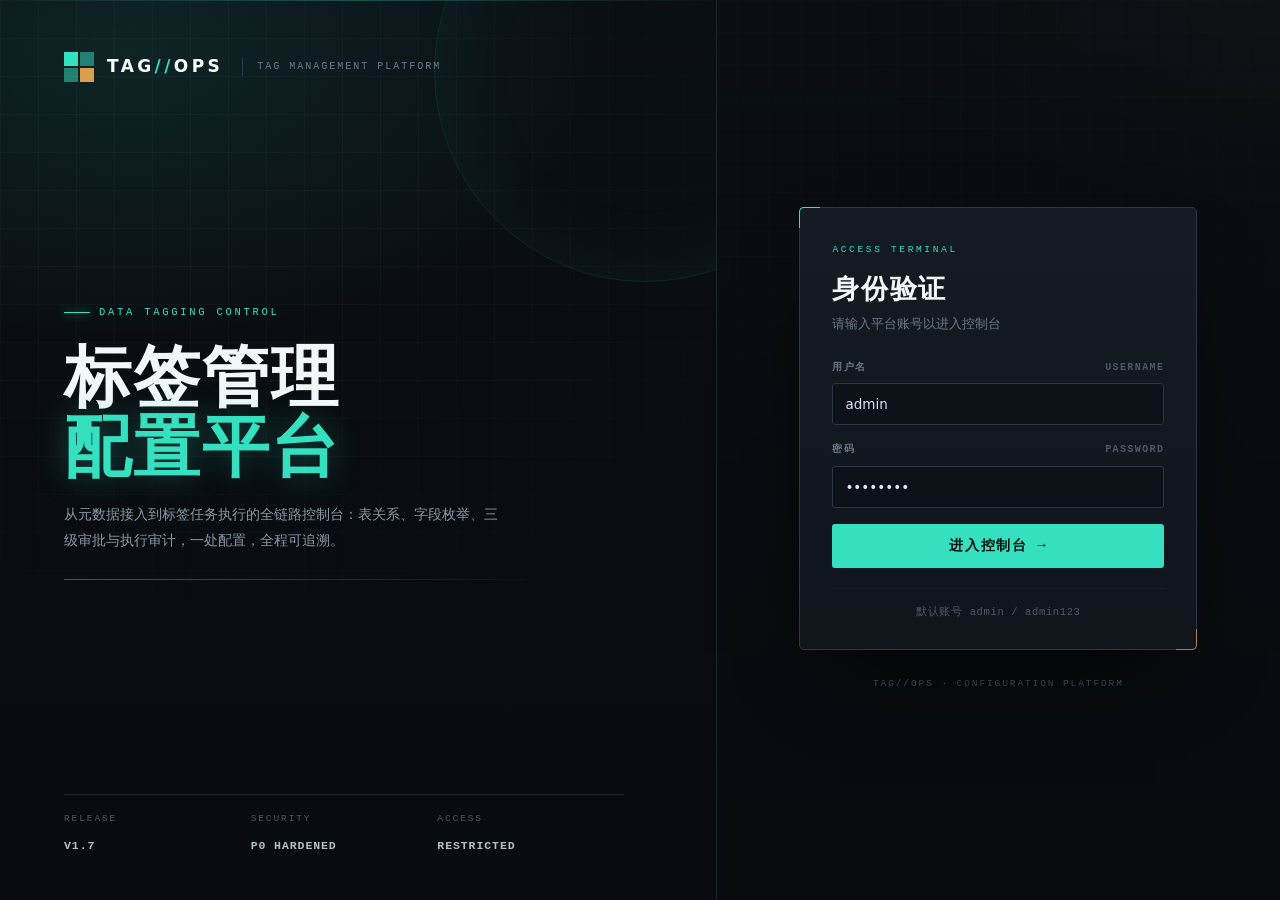
<file: static/metadata.html>
﻿<!DOCTYPE html>
<html lang="zh-CN">
<head>
<meta charset="UTF-8">
<title>TAG//OPS · 元数据接入</title>
<script>
(function () {
  var t = localStorage.getItem('theme') || 'ops';
  if (t === 'formal' || t === 'default') t = 'classic';
  if (t !== 'classic' && t !== 'clean') t = 'ops';
  document.documentElement.setAttribute('data-theme', t);
  var css;
  if (t === 'classic') css = ['/static/css/classic.css?v=200', '/static/css/classic-extra.css?v=200'];
  else if (t === 'clean') css = ['/static/css/clean.css?v=200', '/static/css/clean-extra.css?v=200'];
  else css = ['/static/css/main.css?v=200'];
  for (var i = 0; i < css.length; i++) {
    document.write('<link rel="stylesheet" href="' + css[i] + '">');
  }
})();
</script>
</head>
<body>
<div class="header">
<div class="brand">
<span class="brand-mark" aria-hidden="true"><i></i><i></i><i></i><i></i></span>
<span class="brand-name">TAG<em>//</em>OPS</span>
<span class="brand-sub">标签管理配置平台</span>
</div>
<div class="user"><span id="userName"></span><a href="#" onclick="logout()">退出</a></div>
</div>
<div class="nav">
<a href="/static/dashboard.html">首页</a>
<a href="/static/metadata.html">元数据</a>
<a href="/static/themes.html">业务主题</a>
<a href="/static/relations.html">表关系</a>
<a href="/static/enum_config.html">枚举</a>
<a href="/static/datasources.html">数据源</a>
<a href="/static/approvals.html">审批</a>
<a href="/static/tag_tasks.html">标签任务</a>
<a href="/static/users.html" data-perm="admin:only">用户角色</a>
<a href="/static/log_center.html" data-perm="admin:only">日志管理</a>
</div>

<div class="container">
<h2>元数据接入</h2>
<div class="bar-row">
<button onclick="showForm()" class="btn">新建表</button>
<button onclick="document.getElementById('fileInput').click()" class="btn btn-secondary">Excel 导入</button>
<button onclick="downloadTemplate()" class="btn btn-secondary">下载模板</button>
<button onclick="loadData()" class="btn btn-secondary">刷新</button>
<input type="file" id="fileInput" style="display:none" accept=".xlsx,.xls" onchange="importExcel(this)">
</div>

<!-- 新建表单 -->
<div id="formBox" class="panel" style="display:none;">
<h3 id="formTitle">新建表</h3>
<div class="form-grid cols-2">
<div><label>表名 *</label><input id="f_table_name" placeholder="如 user_info"></div>
<div><label>表注释</label><input id="f_table_comment" placeholder="如 用户基础信息"></div>
</div>
<h4>字段列表</h4>
<table id="fieldsTable" style="margin-bottom:10px;">
<thead><tr><th>字段名*</th><th>类型*</th><th>注释</th><th>主键</th><th>可空</th><th>顺序</th><th>操作</th></tr></thead>
<tbody id="fieldsBody"></tbody>
</table>
<button onclick="addField()" class="btn btn-secondary">添加字段</button>
<div class="btn-row" style="margin-top:15px;">
<button onclick="saveTable()" class="btn btn-primary">保存</button>
<button onclick="hideForm()" class="btn btn-secondary">取消</button>
</div>
</div>

<div id="tableList"></div>
</div>

<!-- V1.2 字段详情弹窗 -->
<div class="modal-overlay" id="fieldModal" onclick="if(event.target===this) closeFieldModal()">
<div class="modal-box">
<button class="modal-close" onclick="closeFieldModal()">×</button>
<h3 id="fieldModalTitle">字段详情</h3>
<div id="fieldModalContent"></div>
</div>
</div>

<script src="/static/js/common.js?v=200"></script>
<script>
 checkLogin();
 document.getElementById('userName').textContent = JSON.parse(localStorage.getItem('user')||'{}').display_name || '';
 function logout() { clearToken(); localStorage.clear(); location.href='/static/index.html'; }

 let editingId = null;

 function showForm() { editingId=null; document.getElementById('formTitle').textContent='新建表'; document.getElementById('fieldsBody').innerHTML=''; addField(); document.getElementById('formBox').style.display='block'; }
 function hideForm() { document.getElementById('formBox').style.display='none'; }
 function addField() {
 const tb = document.getElementById('fieldsBody');
 const idx = tb.rows.length;
 tb.insertRow().innerHTML = `<td><input class="fld" placeholder="user_id"></td>
<td><input class="fld" placeholder="BIGINT"></td>
<td><input class="fld" placeholder="主键"></td>
<td><input type="checkbox" class="pk"></td>
<td><input type="checkbox" class="nn" checked></td>
<td><input class="ord" value="${idx+1}" style="width:60px"></td>
<td><button class="btn btn-secondary" onclick="this.parentElement.parentElement.remove()">删</button></td>`;
 }
 async function loadData() {
 try {
 const r = await apiGet('/api/metadata/tables');
 const data = r.data || [];
 renderTable(
 ['ID编号','表名','注释','状态','字段数','操作'],
 data.map(t => [
 t.serial_no,
 `<button class="link-btn" onclick="showFields(${t.id})">${t.table_name}</button>`, // V1.2 表名可点击
 t.table_comment||'-',
 t.status,
 t.fields? t.fields.length:0,
 `<button class="btn btn-secondary" onclick="delTable(${t.id})">删除</button>
<button class="btn btn-secondary" onclick="showFields(${t.id})">字段</button>`
 ]),
 'tableList'
 );
 } catch(e) { showMsg(e.message, true); }
 }
 // V1.2 显示字段详情弹窗
 let _allTables = []; // 缓存表列表
 async function showFields(tableId) {
 // 优先用已缓存的数据（list 接口已返回 fields）
 let table = _allTables.find(t => t.id === tableId);
 if (!table) {
 const r = await apiGet('/api/metadata/tables/' + tableId);
 table = r.data;
 }
 if (!table) return;

 document.getElementById('fieldModalTitle').textContent =
 ` ${table.table_name} — 字段详情（${table.table_comment || ''}）`;

 const fields = table.fields || [];
 let html = `<p class="hint" style="margin:8px 0 14px;">共 ${fields.length} 个字段 · 状态: ${table.status}</p>`;
 if (fields.length === 0) {
 html += `<p style="color:var(--ink-500);padding:20px;text-align:center;">暂无字段</p>`;
 } else {
 html += `<table class="modal-table"><thead><tr>
<th style="width:40px;">#</th>
<th>字段名</th>
<th style="width:110px;">类型</th>
<th>注释</th>
<th style="width:60px;">主键</th>
<th style="width:60px;">可空</th>
</tr></thead><tbody>`;
 fields.forEach((f, i) => {
 html += `<tr>
<td>${f.ordinal_position || i+1}</td>
<td><code>${f.field_name}</code></td>
<td>${f.field_type}</td>
<td>${f.field_comment || '-'}</td>
<td>${f.is_primary_key ? '<span class="pk-tag">PK</span>' : '-'}</td>
<td>${f.is_nullable ? 'YES' : 'NO'}</td>
</tr>`;
 });
 html += `</tbody></table>`;
 }
 document.getElementById('fieldModalContent').innerHTML = html;
 document.getElementById('fieldModal').style.display = 'flex';
 }
 function closeFieldModal() {
 document.getElementById('fieldModal').style.display = 'none';
 }
 async function saveTable() {
 const name = document.getElementById('f_table_name').value.trim();
 if (!name) { showMsg('请输入表名', true); return; }
 const rows = document.querySelectorAll('#fieldsBody tr');
 if (rows.length === 0) { showMsg('至少添加一个字段', true); return; }
 const fields = [];
 rows.forEach((tr, i) => {
 const cells = tr.querySelectorAll('input');
 fields.push({
 field_name: cells[0].value.trim(),
 field_type: cells[1].value.trim() || 'VARCHAR(64)',
 field_comment: cells[2].value.trim(),
 is_primary_key: cells[3].checked,
 is_nullable: cells[4].checked,
 ordinal_position: parseInt(cells[5].value) || i+1,
 });
 });
 const body = { table_name: name, table_comment: document.getElementById('f_table_comment').value, fields };
 try {
 await apiPost('/api/metadata/tables', body);
 showMsg('保存成功');
 hideForm();
 loadData();
 } catch(e) { showMsg(e.message, true); }
 }
 async function delTable(id) {
 if (!confirm('确认删除？')) return;
 try { await apiDelete('/api/metadata/tables/'+id); showMsg('已删除'); loadData(); } catch(e) { showMsg(e.message, true); }
 }
 async function downloadTemplate() {
 const r = await fetch('/api/metadata/template', { headers: { 'Authorization': 'Bearer ' + _token } });
 const blob = await r.blob();
 const url = URL.createObjectURL(blob);
 const a = document.createElement('a'); a.href = url; a.download='metadata_template.xlsx'; a.click();
 }
 async function importExcel(input) {
 const file = input.files[0];
 if (!file) return;
 const fd = new FormData(); fd.append('file', file);
 try {
 const r = await fetch('/api/metadata/import', { method:'POST', headers:{ 'Authorization': 'Bearer '+_token }, body: fd });
 const data = await r.json();
 if (data.code === 0) { showMsg(`导入成功，字段数：${data.data.field_count}`); loadData(); }
 else showMsg(data.message || '导入失败', true);
 } catch(e) { showMsg('上传失败: '+e.message, true); }
 input.value='';
 }
 // 缓存完整表列表（带 fields）
 const _origLoadData = loadData;
 loadData = async function() {
 const r = await apiGet('/api/metadata/tables');
 _allTables = r.data || [];
 return _origLoadData();
 };

 loadData();
</script>
</body>
</html>
</file>
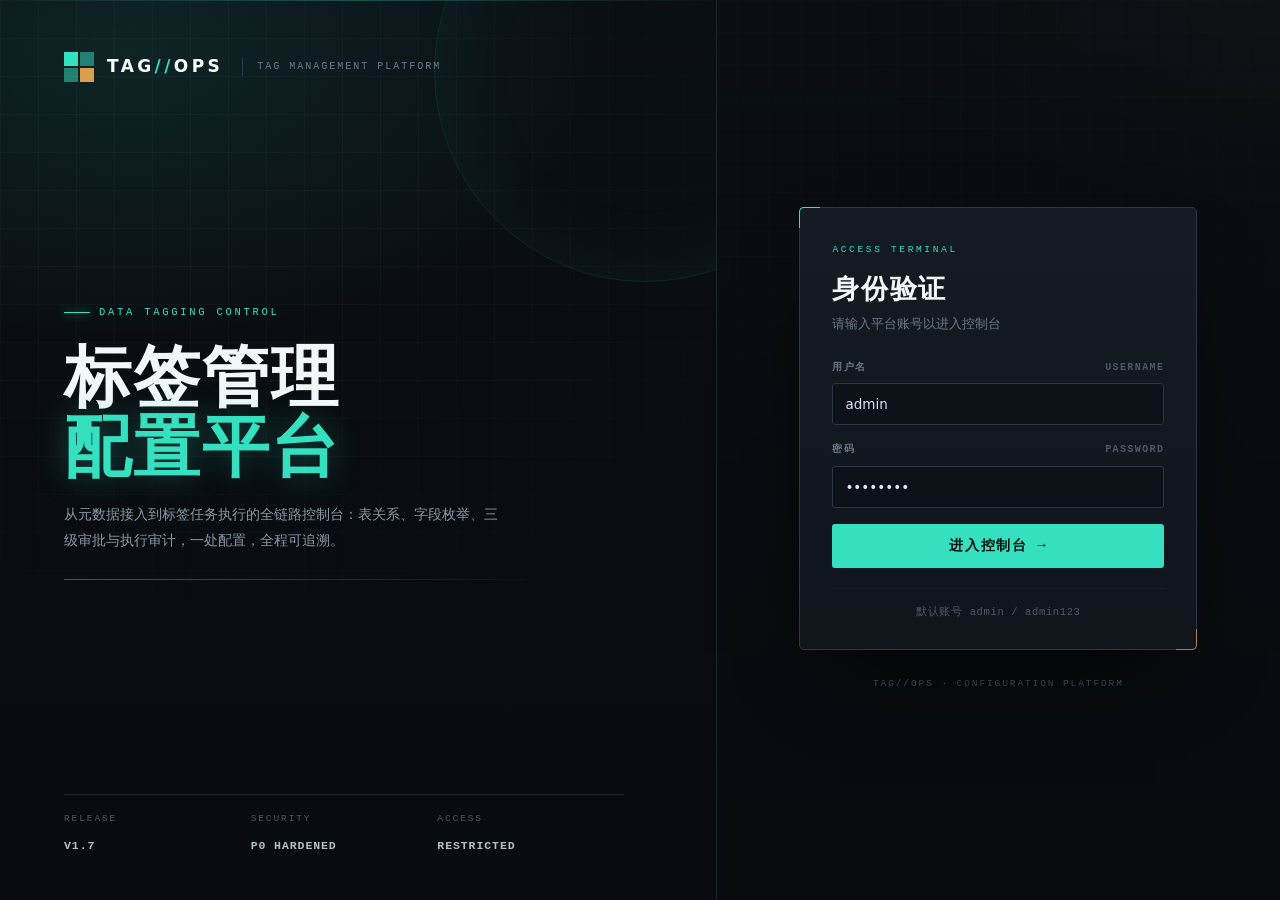
<file: static/relations.html>
﻿<!DOCTYPE html>
<html lang="zh-CN">
<head>
<meta charset="UTF-8">
<title>TAG//OPS · 表关系配置</title>
<script>
(function () {
  var t = localStorage.getItem('theme') || 'ops';
  if (t === 'formal' || t === 'default') t = 'classic';
  if (t !== 'classic' && t !== 'clean') t = 'ops';
  document.documentElement.setAttribute('data-theme', t);
  var css;
  if (t === 'classic') css = ['/static/css/classic.css?v=200', '/static/css/classic-extra.css?v=200'];
  else if (t === 'clean') css = ['/static/css/clean.css?v=200', '/static/css/clean-extra.css?v=200'];
  else css = ['/static/css/main.css?v=200'];
  for (var i = 0; i < css.length; i++) {
    document.write('<link rel="stylesheet" href="' + css[i] + '">');
  }
})();
</script>
</head>
<body>
<div class="header">
<div class="brand">
<span class="brand-mark" aria-hidden="true"><i></i><i></i><i></i><i></i></span>
<span class="brand-name">TAG<em>//</em>OPS</span>
<span class="brand-sub">标签管理配置平台</span>
</div>
<div class="user"><span id="userName"></span><a href="#" onclick="logout()">退出</a></div>
</div>
<div class="nav">
<a href="/static/dashboard.html">首页</a>
<a href="/static/metadata.html">元数据</a>
<a href="/static/themes.html">业务主题</a>
<a href="/static/relations.html">表关系</a>
<a href="/static/enum_config.html">枚举</a>
<a href="/static/datasources.html">数据源</a>
<a href="/static/approvals.html">审批</a>
<a href="/static/tag_tasks.html">标签任务</a>
<a href="/static/users.html" data-perm="admin:only">用户角色</a>
<a href="/static/log_center.html" data-perm="admin:only">日志管理</a>
</div>

<div class="container">
<h2>表关系配置</h2>
<p class="page-desc" style="margin-bottom:15px;">
 配置两张表之间的 JOIN 关联（左表字段 = 右表字段），标签任务的 SQL 生成会按此关系自动拼接 INNER / LEFT JOIN。
</p>

<div class="panel">
<h3>新建关联关系</h3>
<div class="form-grid cols-5" style="margin-bottom:12px;">
<div>
<label>左表 *</label>
<select id="l_table" onchange="fillFields('l')"></select>
</div>
<div>
<label>左表字段 *</label>
<select id="l_field"></select>
</div>
<div>
<label>关联类型 *</label>
<select id="relation_type">
<option value="INNER">INNER JOIN</option>
<option value="LEFT">LEFT JOIN</option>
<option value="RIGHT">RIGHT JOIN</option>
</select>
</div>
<div>
<label>右表 *</label>
<select id="r_table" onchange="fillFields('r')"></select>
</div>
<div>
<label>右表字段 *</label>
<select id="r_field"></select>
</div>
</div>
<div class="btn-row">
<button onclick="saveRelation()" class="btn btn-primary">保存关系</button>
<button onclick="loadData()" class="btn btn-secondary">刷新</button>
</div>
</div>

<div id="relationList"></div>
</div>

<script src="/static/js/common.js?v=200"></script>
<script>
 checkLogin();
 document.getElementById('userName').textContent =
 JSON.parse(localStorage.getItem('user') || '{}').display_name || '';
 function logout() { clearToken(); localStorage.clear(); location.href = '/static/index.html'; }

 let TABLES = [];

 // 加载全部元数据表，构建下拉选项
 async function loadTables() {
 const r = await apiGet('/api/metadata/tables');
 TABLES = r.data || [];
 const opts = TABLES.map(t => `<option value="${t.id}">${t.table_name}</option>`).join('');
 document.getElementById('l_table').innerHTML = opts;
 document.getElementById('r_table').innerHTML = opts;
 fillFields('l');
 fillFields('r');
 }

 // 根据选中的表填充字段下拉
 function fillFields(side) {
 const tid = parseInt(document.getElementById(side + '_table').value);
 const table = TABLES.find(t => t.id === tid);
 const fields = (table && table.fields) || [];
 document.getElementById(side + '_field').innerHTML =
 fields.map(f => `<option value="${f.id}">${f.field_name} (${f.field_type})</option>`).join('');
 }

 function tableName(id) {
 const t = TABLES.find(x => x.id === id);
 return t ? t.table_name : '#' + id;
 }
 function fieldName(tid, fid) {
 const t = TABLES.find(x => x.id === tid);
 if (!t || !t.fields) return '#' + fid;
 const f = t.fields.find(x => x.id === fid);
 return f ? f.field_name : '#' + fid;
 }

 async function loadData() {
 try {
 const r = await apiGet('/api/relations');
 const data = r.data || [];
 renderTable(
 ['ID编号', '左表', '左字段', '关联类型', '右表', '右字段', '操作'],
 data.map(x => [
 x.serial_no,
 tableName(x.left_table_id),
 fieldName(x.left_table_id, x.left_field_id),
 `<b>${x.relation_type} JOIN</b>`,
 tableName(x.right_table_id),
 fieldName(x.right_table_id, x.right_field_id),
 `<button class="btn btn-danger" onclick="delRelation(${x.id})">删除</button>`
 ]),
 'relationList'
 );
 } catch (e) { showMsg(e.message, true); }
 }

 async function saveRelation() {
 const leftTableId = parseInt(document.getElementById('l_table').value);
 const leftFieldId = parseInt(document.getElementById('l_field').value);
 const rightTableId = parseInt(document.getElementById('r_table').value);
 const rightFieldId = parseInt(document.getElementById('r_field').value);
 const relationType = document.getElementById('relation_type').value;

 if (!leftTableId || !leftFieldId || !rightTableId || !rightFieldId) {
 showMsg('请先选择左表/右表及其字段', true);
 return;
 }
 if (leftTableId === rightTableId) {
 showMsg('左表与右表不能相同', true);
 return;
 }
 try {
 await apiPost('/api/relations', {
 left_table_id: leftTableId, left_field_id: leftFieldId,
 right_table_id: rightTableId, right_field_id: rightFieldId,
 relation_type: relationType
 });
 showMsg('关系保存成功');
 loadData();
 } catch (e) { showMsg(e.message, true); }
 }

 async function delRelation(id) {
 if (!confirm('确认删除该关联关系？')) return;
 try {
 await apiDelete('/api/relations/' + id);
 showMsg('已删除');
 loadData();
 } catch (e) { showMsg(e.message, true); }
 }

 (async function init() {
 try {
 await loadTables();
 await loadData();
 } catch (e) { showMsg('加载失败: ' + e.message, true); }
 })();
</script>
</body>
</html>
</file>
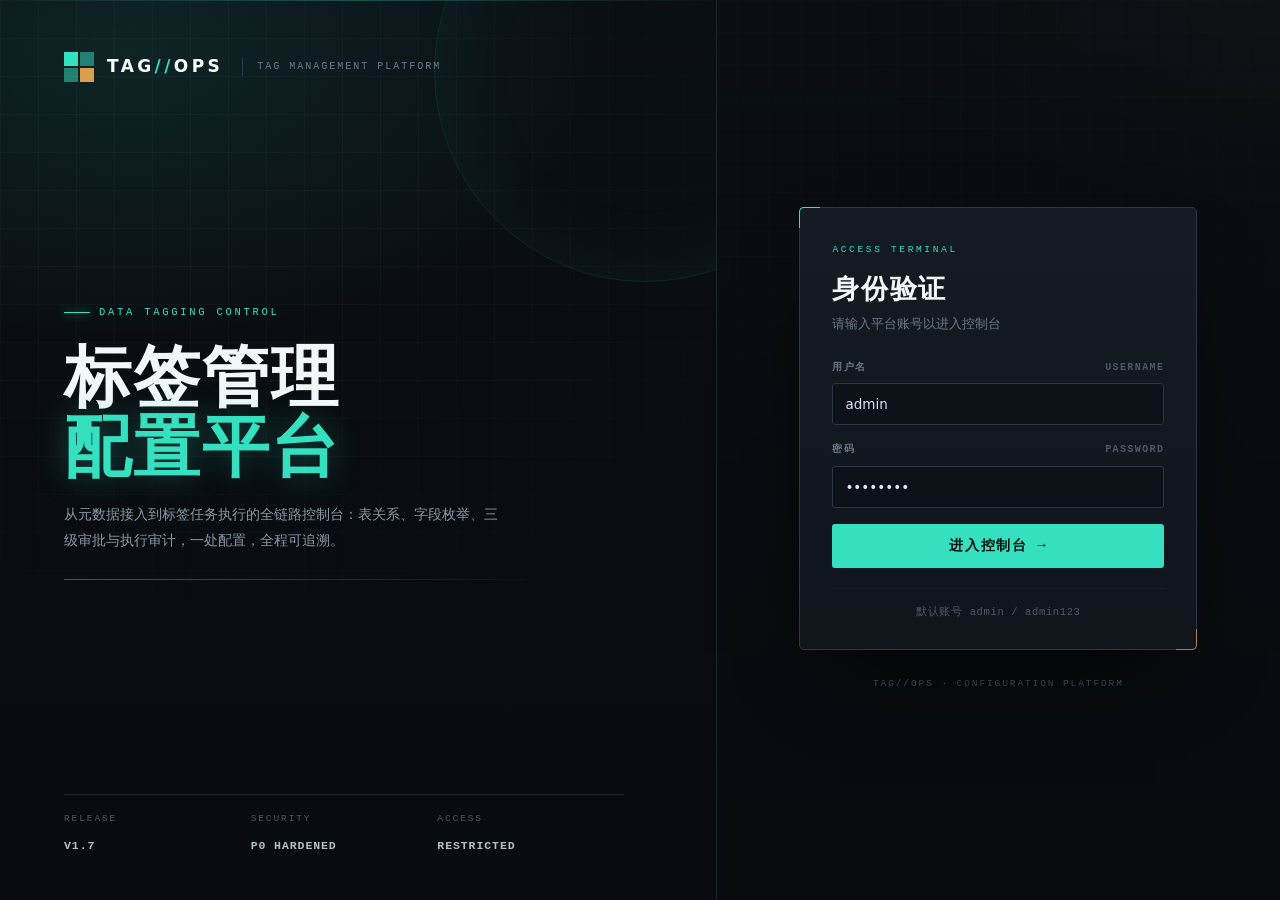
<file: static/task_records.html>
﻿<!DOCTYPE html>
<html lang="zh-CN">
<head>
<meta charset="UTF-8">
<title>TAG//OPS · 执行记录</title>
<script>
(function () {
  var t = localStorage.getItem('theme') || 'ops';
  if (t === 'formal' || t === 'default') t = 'classic';
  if (t !== 'classic' && t !== 'clean') t = 'ops';
  document.documentElement.setAttribute('data-theme', t);
  var css;
  if (t === 'classic') css = ['/static/css/classic.css?v=200', '/static/css/classic-extra.css?v=200'];
  else if (t === 'clean') css = ['/static/css/clean.css?v=200', '/static/css/clean-extra.css?v=200'];
  else css = ['/static/css/main.css?v=200'];
  for (var i = 0; i < css.length; i++) {
    document.write('<link rel="stylesheet" href="' + css[i] + '">');
  }
})();
</script>
</head>
<body>
<div class="header">
<div class="brand">
<span class="brand-mark" aria-hidden="true"><i></i><i></i><i></i><i></i></span>
<span class="brand-name">TAG<em>//</em>OPS</span>
<span class="brand-sub">标签管理配置平台</span>
</div>
<div class="user"><span id="userName"></span><a href="#" onclick="logout()">退出</a></div></div>
<div class="nav">
<a href="/static/dashboard.html">首页</a>
<a href="/static/metadata.html">元数据</a>
<a href="/static/themes.html">业务主题</a>
<a href="/static/relations.html">表关系</a>
<a href="/static/enum_config.html">枚举</a>
<a href="/static/datasources.html">数据源</a>
<a href="/static/approvals.html">审批</a>
<a href="/static/tag_tasks.html">标签任务</a>
<a href="/static/task_records.html" class="active">执行记录</a>
<a href="/static/users.html" data-perm="admin:only">用户角色</a>
<a href="/static/log_center.html" data-perm="admin:only">日志管理</a>
</div>

<div class="container">
<h2>执行记录</h2>

<!-- 筛选区 -->
<div class="filter-bar">
  <input id="filterTaskId" type="number" placeholder="任务 ID" style="width:110px">
  <select id="filterStatus">
    <option value="">全部状态</option>
    <option value="pending">pending</option>
    <option value="running">running</option>
    <option value="success">success</option>
    <option value="failed">failed</option>
  </select>
  <button onclick="loadList()" class="btn btn-secondary">查询</button>
  <button onclick="resetFilter()" class="btn btn-secondary">重置</button>
  <span id="totalInfo" class="total-info"></span>
</div>

<div id="recordList"></div>
</div>

<script src="/static/js/common.js?v=200"></script>
<script>
checkLogin();
document.getElementById('userName').textContent = JSON.parse(localStorage.getItem('user')||'{}').display_name || '';
function logout() { clearToken(); localStorage.clear(); location.href='/static/index.html'; }
function esc(s){ return String(s==null?'':s).replace(/&/g,'&amp;').replace(/</g,'&lt;').replace(/>/g,'&gt;'); }

const STATUS_LABEL = {
  pending: '等待中', running: '执行中',
  success: '成功', failed: '失败',
};

function resetFilter() {
  document.getElementById('filterTaskId').value = '';
  document.getElementById('filterStatus').value = '';
  loadList();
}

async function loadList() {
  try {
    const taskId = document.getElementById('filterTaskId').value.trim();
    const status = document.getElementById('filterStatus').value.trim();
    const params = new URLSearchParams({ limit: '200' });
    if (taskId) params.set('tag_task_id', taskId);
    if (status) params.set('status', status);
    const r = await apiGet('/api/execution/records?' + params.toString());
    render(r.data || []);
  } catch(e) { showMsg(e.message, true); }
}

function render(data) {
  document.getElementById('totalInfo').textContent = `共 ${data.length} 条`;
  if (!data.length) {
    document.getElementById('recordList').innerHTML =
      '<div class="empty">暂无执行记录</div>';
    return;
  }
  let html = '';
  data.forEach(r => {
    const duration = r.started_at && r.finished_at
      ? Math.round((new Date(r.finished_at) - new Date(r.started_at)) / 1000) + 's'
      : (r.execute_log && r.execute_log.includes('耗时')
          ? (r.execute_log.match(/耗时\s*(\d+)ms/)||[])[1] + 'ms' || '-'
          : '-');
    const statusLabel = STATUS_LABEL[r.status] || r.status;

    html += `<div class="record-card">
<div class="record-head">
  <b>记录 #${esc(r.id)}</b>
  <span>任务 ID: ${esc(r.tag_task_id)}</span>
  <span>数据源: ${esc(r.datasource_id)} (${esc(r.ds_type)})</span>
  <span class="status status-${esc(r.status)}">${statusLabel}</span>
  <span>耗时: ${esc(duration)}</span>
  <span class="muted">创建: ${esc(r.created_at||'-')}</span>
</div>

<details>
  <summary>查看执行 SQL</summary>
  <pre>${esc(r.submitted_sql)}</pre>
</details>

${r.execute_log ? `<details open>
  <summary>执行日志</summary>
  <pre>${esc(r.execute_log)}</pre>
</details>` : ''}

${r.error_message ? `<details open>
  <summary class="text-danger">错误详情</summary>
  <pre class="error-pre">${esc(r.error_message)}</pre>
</details>` : ''}

${r.finished_at ? `<div class="hint" style="margin-top:8px;">完成: ${esc(r.finished_at)}</div>` : ''}
</div>`;
  });
  document.getElementById('recordList').innerHTML = html;
}

loadList();
</script>
</file>
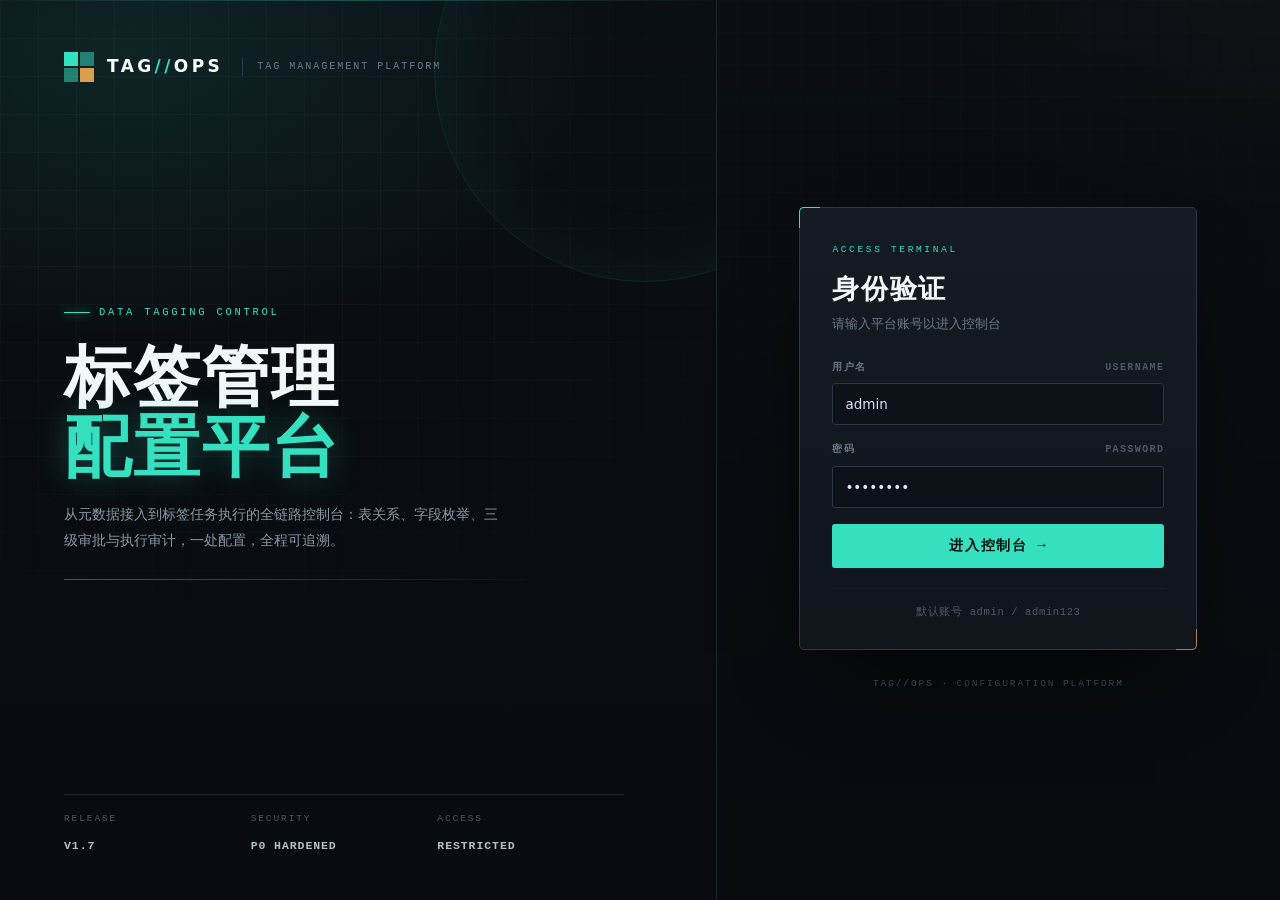
<file: static/themes.html>
﻿<!DOCTYPE html>
<html lang="zh-CN">
<head>
<meta charset="UTF-8">
<title>TAG//OPS · 业务主题</title>
<script>
(function () {
  var t = localStorage.getItem('theme') || 'ops';
  if (t === 'formal' || t === 'default') t = 'classic';
  if (t !== 'classic' && t !== 'clean') t = 'ops';
  document.documentElement.setAttribute('data-theme', t);
  var css;
  if (t === 'classic') css = ['/static/css/classic.css?v=200', '/static/css/classic-extra.css?v=200'];
  else if (t === 'clean') css = ['/static/css/clean.css?v=200', '/static/css/clean-extra.css?v=200'];
  else css = ['/static/css/main.css?v=200'];
  for (var i = 0; i < css.length; i++) {
    document.write('<link rel="stylesheet" href="' + css[i] + '">');
  }
})();
</script>
</head>
<body>
<div class="header">
<div class="brand">
<span class="brand-mark" aria-hidden="true"><i></i><i></i><i></i><i></i></span>
<span class="brand-name">TAG<em>//</em>OPS</span>
<span class="brand-sub">标签管理配置平台</span>
</div>
<div class="user"><span id="userName"></span><a href="#" onclick="logout()">退出</a></div></div>
<div class="nav">
<a href="/static/dashboard.html">首页</a>
<a href="/static/metadata.html">元数据</a>
<a href="/static/themes.html">业务主题</a>
<a href="/static/relations.html">表关系</a>
<a href="/static/enum_config.html">枚举</a>
<a href="/static/datasources.html">数据源</a>
<a href="/static/approvals.html">审批</a>
<a href="/static/tag_tasks.html">标签任务</a>
<a href="/static/users.html" data-perm="admin:only">用户角色</a>
<a href="/static/log_center.html" data-perm="admin:only">日志管理</a>
</div>

<div class="container">
<h2>业务主题</h2>
<p class="page-desc">业务主题是标签体系的顶层业务域，每个主题绑定一张已审批的主题表；标签任务的主表恒为主题表。</p>
<div class="bar-row">
<button onclick="showForm()" class="btn">新建主题</button>
<button onclick="loadData()" class="btn btn-secondary">刷新</button>
</div>

<div id="formBox" class="panel" style="display:none;">
<h3 id="formTitle">新建业务主题</h3>
<div class="form-grid cols-2">
<div><label>主题编码 *</label><input id="f_code" placeholder="如 POLICY_THEME"></div>
<div><label>主题名称 *</label><input id="f_name" placeholder="如 保单主题"></div>
<div><label>主题表（主表）*</label><select id="f_table"></select></div>
<div><label>是否启用</label><select id="f_enabled"><option value="true">启用</option><option value="false">停用</option></select></div>
<div style="grid-column:1/3;"><label>描述</label><input id="f_desc" placeholder="主题业务含义说明"></div>
</div>
<div class="btn-row" style="margin-top:15px;">
<button onclick="saveTheme()" class="btn btn-primary">保存</button>
<button onclick="hideForm()" class="btn btn-secondary">取消</button>
</div>
</div>

<div id="themeList"></div>
</div>

<script src="/static/js/common.js?v=200"></script>
<script>
 checkLogin();
 document.getElementById('userName').textContent = JSON.parse(localStorage.getItem('user')||'{}').display_name || '';
 function logout() { clearToken(); localStorage.clear(); location.href='/static/index.html'; }

 let editId = null;
 function esc(s){ return String(s==null?'':s).replace(/&/g,'&amp;').replace(/</g,'&lt;').replace(/>/g,'&gt;'); }

 async function showForm() {
 editId = null;
 ['f_code','f_name','f_desc'].forEach(id=>document.getElementById(id).value='');
 document.getElementById('f_code').disabled = false;
 document.getElementById('f_enabled').value='true';
 document.getElementById('formTitle').textContent='新建业务主题';
 document.getElementById('formBox').style.display='block';
 try {
 const r = await apiGet('/api/metadata/tables');
 const sel = document.getElementById('f_table');
 const tables = (r.data||[]).filter(t=>t.status==='approved');
 sel.innerHTML = tables.map(t=>`<option value="${t.id}">${esc(t.table_name)}（${esc(t.table_comment||'')}）</option>`).join('');
 } catch(e) { showMsg(e.message, true); }
 }
 function hideForm(){ document.getElementById('formBox').style.display='none'; }

 async function saveTheme() {
 const body = {
 theme_code: document.getElementById('f_code').value.trim(),
 theme_name: document.getElementById('f_name').value.trim(),
 main_table_id: parseInt(document.getElementById('f_table').value),
 description: document.getElementById('f_desc').value.trim() || null,
 is_enabled: document.getElementById('f_enabled').value === 'true',
 };
 if (!body.theme_code || !body.theme_name) { showMsg('请填写主题编码与名称', true); return; }
 try {
 if (editId) {
 delete body.theme_code;
 await apiPut('/api/themes/'+editId, body);
 } else {
 await apiPost('/api/themes', body);
 }
 showMsg('已保存'); hideForm(); loadData();
 } catch(e) { showMsg(e.message, true); }
 }

 async function loadData() {
 try {
 const r = await apiGet('/api/themes');
 const data = r.data || [];
 renderTable(
 ['ID编号','主题编码','主题名称','主题表','描述','状态','操作'],
 data.map(t => [
 t.serial_no, esc(t.theme_code), esc(t.theme_name),
 esc(t.main_table_name || ('#'+t.main_table_id)),
 esc(t.description || ''),
 t.is_enabled ? '<span class="status status-approved">启用</span>' : '<span class="status status-disabled">停用</span>',
 `<button class="btn btn-secondary" onclick="editTheme(${t.id})">编辑</button>
<button class="btn btn-danger" onclick="delTheme(${t.id})">删除</button>`
 ]),
 'themeList'
 );
 } catch(e) { showMsg(e.message, true); }
 }

 async function editTheme(id) {
 const r = await apiGet('/api/themes/'+id);
 const t = r.data;
 editId = id;
 await showForm();
 document.getElementById('formTitle').textContent = '编辑业务主题：' + t.theme_name;
 document.getElementById('f_code').value = t.theme_code;
 document.getElementById('f_code').disabled = true;
 document.getElementById('f_name').value = t.theme_name;
 document.getElementById('f_table').value = t.main_table_id;
 document.getElementById('f_desc').value = t.description || '';
 document.getElementById('f_enabled').value = t.is_enabled ? 'true' : 'false';
 }

 async function delTheme(id) {
 if (!confirm('确认删除该业务主题？')) return;
 try { await apiDelete('/api/themes/'+id); showMsg('已删除'); loadData(); }
 catch(e) { showMsg(e.message, true); }
 }

 loadData();
</script>
</body>
</html>
</file>
<file: static/css/main.css>
/* ============================================================
   main.css — TAG//OPS 工业数据控制台
   设计语言：
   · 深石墨底 + 细网格 + 荧光青强调（数据密集但不刺眼）
   · 等宽数字 / 大写微标签 / 1px 发丝线
   · 侧栏导航（编号 + 左缘光条）+ 固定顶栏
   ============================================================ */

/* ============ 设计令牌 ============ */
:root{
  /* 底色 / 面板 */
  --bg:        #080b0f;
  --bg-2:      #0a0e13;
  --panel:     #10151c;
  --panel-2:   #141b23;
  --panel-3:   #0c1117;

  /* 线 */
  --line:        #1e2731;
  --line-soft:   #171f28;
  --line-strong: #2b3742;

  /* 文字（沿用 ink 命名，页面内联变量兼容） */
  --ink-900: #f2f7fa;
  --ink-800: #dbe6ee;
  --ink-700: #b3c0cc;
  --ink-600: #8a97a5;
  --ink-500: #6b7887;
  --ink-400: #4c5866;

  /* 强调 */
  --accent:      #35e0c0;
  --accent-2:    #7cf7e4;
  --accent-dim:  #1a9f89;
  --amber:       #ffb454;
  --red:         #ff6b6b;
  --blue:        #6aa9ff;
  --green:       #57e389;

  /* 状态（兼容旧变量） */
  --ok:     #57e389;
  --danger: #ff6b6b;

  /* 旧品牌变量兼容（页面内联引用） */
  --navy-950: #070a0e;
  --navy-900: #0b1016;
  --navy-800: #101720;
  --navy-700: var(--accent-dim);
  --navy-600: var(--accent);
  --navy-500: var(--accent-dim);

  /* 面 / 文字派生 */
  --surface:     var(--panel);
  --canvas:      var(--bg);
  --sidebar:     var(--panel-3);
  --card-bg:     var(--panel);
  --card-border: var(--line);
  --text-primary:   var(--ink-800);
  --text-secondary: var(--ink-600);
  --text-muted:     var(--ink-500);

  /* 规格 */
  --radius-sm: 3px;
  --radius:    5px;
  --shadow-sm: 0 1px 0 rgba(255,255,255,.02);
  --shadow-md: 0 18px 44px -24px rgba(0,0,0,.9);

  /* 字体 */
  --font-sans: "HarmonyOS Sans SC","MiSans","Source Han Sans SC","PingFang SC",
               "Microsoft YaHei",system-ui,-apple-system,sans-serif;
  --font-display: "Bahnschrift SemiCondensed","Bahnschrift","DIN Alternate",
                  "Segoe UI",var(--font-sans);
  --font-mono: "Cascadia Mono","Cascadia Code","JetBrains Mono","SFMono-Regular",
               Consolas,"Liberation Mono",monospace;
  --ease: cubic-bezier(.22,.61,.36,1);
}

/* ============ Reset ============ */
*{margin:0;padding:0;box-sizing:border-box}
html{-webkit-text-size-adjust:100%;scroll-behavior:smooth}
body{
  font-family:var(--font-sans);
  font-size:14px;
  line-height:1.75;
  color:var(--ink-700);
  background:var(--bg);
  padding-top:56px;
  -webkit-font-smoothing:antialiased;
  -moz-osx-font-smoothing:grayscale;
  min-height:100vh;
}
/* 全局网格底纹 + 角落辉光 */
body::before{
  content:"";position:fixed;inset:0;z-index:0;pointer-events:none;
  background-image:
    linear-gradient(rgba(255,255,255,.022) 1px,transparent 1px),
    linear-gradient(90deg,rgba(255,255,255,.022) 1px,transparent 1px);
  background-size:32px 32px;
  -webkit-mask-image:radial-gradient(1300px 820px at 46% 0%,#000 35%,transparent 88%);
  mask-image:radial-gradient(1300px 820px at 46% 0%,#000 35%,transparent 88%);
}
body::after{
  content:"";position:fixed;inset:0;z-index:0;pointer-events:none;
  background:
    radial-gradient(900px 460px at 12% -8%,rgba(53,224,192,.075),transparent 62%),
    radial-gradient(760px 420px at 100% 0%,rgba(255,180,84,.045),transparent 58%);
}
::selection{background:rgba(53,224,192,.9);color:#04110e}
a{color:var(--accent);text-decoration:none}
a:hover{color:var(--accent-2)}
:focus-visible{outline:2px solid rgba(53,224,192,.6);outline-offset:2px}

/* 滚动条 */
::-webkit-scrollbar{width:10px;height:10px}
::-webkit-scrollbar-track{background:#080b0f}
::-webkit-scrollbar-thumb{background:#232d38;border-radius:6px;border:2px solid #080b0f}
::-webkit-scrollbar-thumb:hover{background:#33414f}

/* ============================================================
   Header — 固定顶栏
   ============================================================ */
.header{
  position:fixed;top:0;left:0;right:0;height:56px;z-index:90;
  display:flex;align-items:center;justify-content:space-between;
  padding:0 20px;
  background:rgba(9,12,16,.92);
  backdrop-filter:blur(10px);
  border-bottom:1px solid var(--line);
  box-shadow:0 1px 0 rgba(255,255,255,.02);
}
.header::after{
  content:"";position:absolute;left:0;right:0;bottom:-1px;height:1px;
  background:linear-gradient(90deg,transparent,rgba(53,224,192,.55) 18%,transparent 46%,
             transparent 70%,rgba(255,180,84,.35) 88%,transparent);
  opacity:.55;
}
.header h1{
  font-family:var(--font-display);
  font-size:16px;font-weight:600;letter-spacing:.08em;
  color:#fff;white-space:nowrap;overflow:hidden;text-overflow:ellipsis;
}

/* 品牌区 */
.brand{display:flex;align-items:center;gap:12px;min-width:0}
.brand-mark{
  width:26px;height:26px;flex:none;display:grid;
  grid-template-columns:1fr 1fr;grid-template-rows:1fr 1fr;gap:2px;
}
.brand-mark i{display:block;background:var(--accent)}
.brand-mark i:nth-child(2){opacity:.55}
.brand-mark i:nth-child(3){opacity:.55}
.brand-mark i:nth-child(4){background:var(--amber);opacity:.85}
.brand-name{
  font-family:var(--font-display);font-size:16px;font-weight:700;
  letter-spacing:.16em;color:#fff;white-space:nowrap;
}
.brand-name em{font-style:normal;color:var(--accent);margin:0 .06em}
.brand-sub{
  font-family:var(--font-mono);font-size:10.5px;letter-spacing:.16em;
  color:var(--ink-500);white-space:nowrap;
  padding-left:14px;border-left:1px solid var(--line-strong);
}

/* 用户区 */
.header .user{display:flex;align-items:center;gap:14px;font-size:12px;flex:none}
.header .user #userName,
.header .user #currentUser{
  font-family:var(--font-mono);font-size:12px;letter-spacing:.04em;color:var(--ink-600);
}
.header .user a{
  color:var(--ink-600);text-decoration:none;
  border:1px solid var(--line-strong);
  padding:4px 13px;border-radius:var(--radius-sm);
  font-size:12px;letter-spacing:.06em;
  transition:color .18s var(--ease),border-color .18s var(--ease),background .18s var(--ease);
}
.header .user a:hover{color:var(--accent);border-color:rgba(53,224,192,.5);background:rgba(53,224,192,.06)}

/* 顶栏状态：脉冲点 + 时钟 */
.sys-status{
  display:inline-flex;align-items:center;gap:8px;
  font-family:var(--font-mono);font-size:11px;color:var(--ink-500);
  padding:3px 10px;border:1px solid var(--line-soft);border-radius:999px;
  background:rgba(255,255,255,.015);
}
.sys-status .dot{
  width:6px;height:6px;border-radius:50%;background:var(--accent);
  box-shadow:0 0 8px rgba(53,224,192,.9);
  animation:pulse 2.4s var(--ease) infinite;
}
.sys-status .clock{color:var(--ink-600);letter-spacing:.08em}
@keyframes pulse{0%,100%{opacity:1;transform:scale(1)}50%{opacity:.35;transform:scale(.8)}}

/* ============================================================
   Nav — 左侧固定导航栏
   ============================================================ */
.nav{
  position:fixed;left:0;top:56px;bottom:0;width:236px;z-index:60;
  display:flex;flex-direction:column;
  padding:16px 12px 0;
  background:linear-gradient(180deg,#0b0f14 0%,#090d11 100%);
  border-right:1px solid var(--line);
  overflow-y:auto;
  counter-reset:navidx;
}
.nav::before{
  content:"CONTROL PANEL";
  font-family:var(--font-mono);font-size:9.5px;letter-spacing:.24em;
  color:var(--ink-400);padding:0 12px 12px;
}
.nav a{
  position:relative;
  display:flex;align-items:center;gap:10px;
  padding:9px 12px;margin-bottom:2px;
  color:var(--ink-600);text-decoration:none;
  font-size:13.5px;font-weight:500;letter-spacing:.02em;
  border-radius:var(--radius-sm);
  border-left:2px solid transparent;
  counter-increment:navidx;
  transition:color .16s var(--ease),background .16s var(--ease),border-color .16s var(--ease);
}
.nav a::before{
  content:counter(navidx,decimal-leading-zero);
  font-family:var(--font-mono);font-size:10px;color:var(--ink-400);
  flex:none;min-width:18px;letter-spacing:.02em;
  transition:color .16s var(--ease);
}
.nav a:hover{color:var(--ink-800);background:rgba(255,255,255,.035)}
.nav a:hover::before{color:var(--ink-600)}
.nav a.active{
  color:var(--accent);background:linear-gradient(90deg,rgba(53,224,192,.12),rgba(53,224,192,.02));
  border-left-color:var(--accent);
  box-shadow:inset 8px 0 18px -14px rgba(53,224,192,.9);
}
.nav a.active::before{color:var(--accent)}
.nav .nav-sep{height:1px;background:var(--line-soft);margin:10px 12px}
.nav::after{
  content:"V1.7 // SECURED";
  margin-top:auto;
  font-family:var(--font-mono);font-size:9.5px;letter-spacing:.14em;
  color:var(--ink-400);padding:14px 12px 6px;
}

/* 待办角标 */
.pend-badge{
  display:none;position:absolute;top:5px;right:8px;
  background:var(--red);color:#1a0505;
  font-family:var(--font-mono);font-size:9.5px;font-weight:700;line-height:1;
  padding:3px 5px;border-radius:8px;min-width:16px;text-align:center;
  box-shadow:0 0 10px rgba(255,107,107,.55);
}
.pend-card-badge{
  display:none;background:rgba(255,107,107,.16);color:var(--red);
  border:1px solid rgba(255,107,107,.45);
  font-family:var(--font-mono);font-size:11px;font-weight:700;line-height:1;
  padding:3px 8px;border-radius:999px;margin-left:8px;vertical-align:middle;
}

/* ============================================================
   Container
   ============================================================ */
.container{
  position:relative;z-index:1;
  margin-left:236px;max-width:1600px;
  padding:30px 34px 72px;
}
.container h2{
  display:flex;align-items:center;gap:12px;
  margin:2px 0 20px;padding-bottom:14px;
  border-bottom:1px solid var(--line);
  font-family:var(--font-display);
  font-size:23px;font-weight:600;letter-spacing:.05em;color:var(--ink-900);
}
.container h2::before{
  content:"//";font-family:var(--font-mono);font-size:17px;font-weight:400;
  color:var(--accent);letter-spacing:0;
}
.container h2::after{
  content:"";flex:1;height:1px;
  background:linear-gradient(90deg,rgba(53,224,192,.35),rgba(53,224,192,0));
}
.container h3{
  display:flex;align-items:center;gap:8px;
  margin:22px 0 12px;
  font-size:13px;font-weight:600;letter-spacing:.08em;color:var(--ink-800);
}
.container h3::before{
  content:"";width:3px;height:13px;flex:none;
  background:var(--accent);box-shadow:0 0 10px rgba(53,224,192,.7);
}
.container h4{
  margin:16px 0 10px;
  font-family:var(--font-mono);font-size:11.5px;font-weight:600;
  letter-spacing:.08em;color:var(--ink-600);
}
.container > p,
.container > .page-desc{color:var(--ink-600);font-size:13px}

/* 卡片 */
.card{
  position:relative;
  background:linear-gradient(180deg,var(--panel-2) 0%,var(--panel) 100%);
  border:1px solid var(--line);
  border-radius:var(--radius);
  box-shadow:inset 0 1px 0 rgba(255,255,255,.025);
  padding:22px;
  margin-bottom:18px;
  transition:border-color .2s var(--ease),transform .2s var(--ease),box-shadow .2s var(--ease);
}
.card:hover{border-color:var(--line-strong);box-shadow:inset 0 1px 0 rgba(255,255,255,.04),0 10px 30px -22px rgba(0,0,0,.9)}
.card h3{margin-bottom:8px;color:var(--ink-900);font-size:15px;font-weight:600}
.card h3::before{display:none}
.card p{color:var(--ink-600);line-height:1.75}

/* 表单容器面板 */
.panel{
  position:relative;
  background:var(--panel);
  border:1px solid var(--line);
  border-radius:var(--radius);
  padding:20px;
  margin-bottom:18px;
}
.panel::before{
  content:"";position:absolute;left:-1px;top:-1px;width:16px;height:16px;
  border-left:1px solid var(--accent);border-top:1px solid var(--accent);
  border-top-left-radius:var(--radius);opacity:.65;pointer-events:none;
}
.panel h3{margin-top:0}

/* ============================================================
   Buttons
   ============================================================ */
.btn{
  display:inline-flex;align-items:center;justify-content:center;gap:8px;
  height:36px;padding:0 18px;
  border:1px solid transparent;border-radius:var(--radius-sm);
  font-family:inherit;font-size:13px;font-weight:600;letter-spacing:.03em;
  cursor:pointer;white-space:nowrap;
  background:var(--accent);color:#04110e;
  box-shadow:0 0 0 rgba(53,224,192,0);
  transition:background .16s var(--ease),color .16s var(--ease),
             border-color .16s var(--ease),box-shadow .16s var(--ease),transform .1s var(--ease);
}
.btn:hover{background:var(--accent-2);box-shadow:0 0 18px rgba(53,224,192,.28)}
.btn:active{transform:translateY(1px)}
.btn:focus-visible{outline:2px solid rgba(53,224,192,.7);outline-offset:2px}
.btn-primary{background:var(--accent);color:#04110e}
.btn-secondary{
  background:transparent;color:var(--ink-700);
  border-color:var(--line-strong);
}
.btn-secondary:hover{
  background:rgba(53,224,192,.06);color:var(--accent);
  border-color:rgba(53,224,192,.5);box-shadow:none;
}
.btn-ghost{
  background:transparent;border-color:transparent;color:var(--ink-600);box-shadow:none;
}
.btn-ghost:hover{background:rgba(255,255,255,.04);color:var(--accent)}
.btn-danger{
  background:transparent;color:var(--red);
  border-color:rgba(255,107,107,.38);
}
.btn-danger:hover{background:rgba(255,107,107,.12);border-color:rgba(255,107,107,.7);box-shadow:0 0 16px rgba(255,107,107,.18)}
.btn[disabled],.btn:disabled{
  opacity:.34;cursor:not-allowed;transform:none;box-shadow:none;
  background:var(--panel-2);color:var(--ink-500);border-color:var(--line);
}
.btn-sm{height:28px;padding:0 12px;font-size:12px}
.btn-lg{height:44px;padding:0 26px;font-size:14px}

/* 表格内的小按钮 */
td .btn,.table-wrap .btn{height:27px;padding:0 11px;font-size:11.5px;letter-spacing:.02em;font-weight:500}
td .btn + .btn{margin-left:6px}

/* 兼容旧类名 */
.btn-success{background:var(--green);color:#04110e;border-color:transparent}
.btn-success:hover{background:#7bf0a8;box-shadow:0 0 18px rgba(87,227,137,.25)}
.btn-warn{background:var(--amber);color:#1a1004;border-color:transparent}
.btn-warn:hover{background:#ffc77c;box-shadow:0 0 18px rgba(255,180,84,.25)}

/* ============ 通用工具类 ============ */
.bar-row{display:flex;flex-wrap:wrap;gap:9px;margin:16px 0;align-items:center}
.btn-row{display:flex;flex-wrap:wrap;gap:9px;align-items:center}
.muted{color:var(--ink-500)!important}
.muted-bg{background:var(--panel-2)}
.text-accent{color:var(--accent)!important}
.text-danger{color:var(--red)!important}
.text-ok{color:var(--ok)!important}
.text-amber{color:var(--amber)!important}
.bg-card{background:var(--panel)}
.card-title{color:var(--ink-900);font-size:15px;font-weight:600}
.hint{color:var(--ink-500);font-size:12px;line-height:1.7}
.small,small{font-size:12px;color:var(--ink-500)}
.caption{font-size:11.5px;color:var(--ink-400);font-family:var(--font-mono);letter-spacing:.04em}

/* 表单网格 */
.form-grid{display:grid;grid-template-columns:repeat(auto-fit,minmax(220px,1fr));gap:12px 14px;margin-bottom:12px}
.form-grid .span-2{grid-column:1/-1}
.form-grid.cols-2{grid-template-columns:repeat(2,minmax(0,1fr))}
.form-grid.cols-3{grid-template-columns:repeat(3,minmax(0,1fr))}
.form-grid.cols-5{grid-template-columns:repeat(5,minmax(0,1fr))}

/* 筛选条 */
.filter-bar{
  display:flex;flex-wrap:wrap;gap:9px;align-items:center;
  margin:16px 0;padding:12px 14px;
  background:var(--panel);border:1px solid var(--line);border-radius:var(--radius);
}
.filter-bar input,.filter-bar select{width:auto;min-width:130px;height:32px;padding:0 10px;font-size:12.5px}
.filter-bar .total-info{margin-left:auto;font-family:var(--font-mono);font-size:11.5px;color:var(--ink-500);letter-spacing:.04em}

/* ============================================================
   Forms
   ============================================================ */
label{
  display:block;margin-bottom:6px;
  font-family:var(--font-mono);font-size:10.5px;font-weight:600;
  letter-spacing:.08em;color:var(--ink-500);
}
input,select,textarea{
  width:100%;
  padding:8px 11px;
  border:1px solid var(--line-strong);
  border-radius:var(--radius-sm);
  font-size:13px;
  font-family:var(--font-sans);
  color:var(--ink-800);
  background:var(--panel-3);
  transition:border-color .16s var(--ease),box-shadow .16s var(--ease),background .16s var(--ease);
}
select{
  appearance:none;-webkit-appearance:none;
  padding-right:30px;cursor:pointer;
  background-image:url("data:image/svg+xml;charset=utf-8,%3Csvg xmlns='http://www.w3.org/2000/svg' width='10' height='6'%3E%3Cpath d='M1 1l4 4 4-4' fill='none' stroke='%236b7887' stroke-width='1.4'/%3E%3C/svg%3E");
  background-repeat:no-repeat;background-position:right 11px center;
}
textarea{min-height:118px;resize:vertical;line-height:1.7;font-family:var(--font-mono);font-size:12.5px}
input::placeholder,textarea::placeholder{color:var(--ink-400)}
input:hover,select:hover,textarea:hover{border-color:#38465a}
input:focus,select:focus,textarea:focus{
  outline:none;border-color:rgba(53,224,192,.65);
  background:var(--panel-2);
  box-shadow:0 0 0 3px rgba(53,224,192,.10);
}
input[type=checkbox],input[type=radio]{
  width:14px;height:14px;padding:0;accent-color:var(--accent);
  cursor:pointer;vertical-align:middle;
}
input[type=number]{font-family:var(--font-mono)}
input[type=date]{
  font-family:var(--font-mono);font-size:12px;color-scheme:dark;
}
input[type=file]{padding:6px 10px;font-size:12px}
input:disabled,select:disabled,textarea:disabled{
  opacity:.55;cursor:not-allowed;background:var(--panel);color:var(--ink-500);
}

/* ============================================================
   Tables
   ============================================================ */
.table-wrap{
  width:100%;overflow-x:auto;
  border:1px solid var(--line);border-radius:var(--radius);
  background:var(--panel);
}
table{
  width:100%;border-collapse:collapse;
  font-size:12.5px;line-height:1.55;
  background:transparent;
}
table th,table td{
  padding:9px 14px;
  border-bottom:1px solid var(--line-soft);
  text-align:left;vertical-align:middle;
}
table th{
  background:#0c1117;
  color:var(--ink-500);
  font-family:var(--font-mono);font-size:10px;font-weight:600;
  letter-spacing:.12em;text-transform:uppercase;
  white-space:nowrap;
  border-bottom:1px solid var(--line-strong);
}
table td{color:var(--ink-800);font-variant-numeric:tabular-nums}
table tbody tr{transition:background .14s var(--ease)}
table tbody tr:hover td{background:rgba(53,224,192,.035)}
table tbody tr:last-child td{border-bottom:none}
table code{font-family:var(--font-mono);font-size:11.5px;color:var(--accent-2);
  background:rgba(53,224,192,.07);border:1px solid rgba(53,224,192,.16);
  border-radius:2px;padding:1px 5px}
table .row-actions{white-space:nowrap}

/* 空状态 */
.empty{
  display:flex;flex-direction:column;align-items:center;gap:6px;
  padding:44px 20px;text-align:center;
  color:var(--ink-500);font-size:12.5px;
  border:1px dashed var(--line-strong);border-radius:var(--radius);
  background:rgba(255,255,255,.008);
}
.empty::before{
  content:"NO DATA";font-family:var(--font-mono);font-size:10px;
  letter-spacing:.22em;color:var(--ink-400);
}

/* ============================================================
   状态标签
   ============================================================ */
.status{
  display:inline-flex;align-items:center;gap:6px;
  padding:2px 9px;border-radius:2px;
  font-family:var(--font-mono);font-size:10.5px;font-weight:600;
  letter-spacing:.08em;line-height:1.7;text-transform:uppercase;
  border:1px solid transparent;
}
.status::before{content:"";width:5px;height:5px;border-radius:50%;background:currentColor;flex:none}
.status-pending{background:rgba(255,180,84,.10);color:var(--amber);border-color:rgba(255,180,84,.28)}
.status-in_progress,.status-running{background:rgba(53,224,192,.10);color:var(--accent);border-color:rgba(53,224,192,.28)}
.status-approved,.status-success{background:rgba(87,227,137,.10);color:var(--green);border-color:rgba(87,227,137,.28)}
.status-rejected,.status-failed{background:rgba(255,107,107,.10);color:var(--red);border-color:rgba(255,107,107,.28)}
.status-disabled{background:rgba(255,255,255,.04);color:var(--ink-500);border-color:var(--line-strong)}

/* 类型 / 模式 小标签 */
.chip{
  display:inline-flex;align-items:center;gap:5px;
  padding:1px 7px;border-radius:2px;
  font-family:var(--font-mono);font-size:10px;font-weight:600;letter-spacing:.06em;
  border:1px solid transparent;white-space:nowrap;
}
.chip-task,.chip-sql{background:rgba(106,169,255,.10);color:var(--blue);border-color:rgba(106,169,255,.28)}
.chip-meta,.chip-field{background:rgba(53,224,192,.08);color:var(--accent);border-color:rgba(53,224,192,.26)}

/* ============================================================
   代码 / 日志块
   ============================================================ */
pre{
  background:#06090c;color:#c9e6df;
  padding:14px 16px;
  border:1px solid var(--line);
  border-radius:var(--radius-sm);
  overflow:auto;
  font:11.5px/1.75 var(--font-mono);tab-size:4;
  max-height:320px;
}
code,kbd,samp{font-family:var(--font-mono);font-size:12px}
code{color:var(--accent-2)}

/* ============================================================
   提示 / Callout
   ============================================================ */
.callout{
  display:flex;gap:12px;padding:12px 16px;
  background:rgba(53,224,192,.045);
  border:1px solid rgba(53,224,192,.16);
  border-left:2px solid var(--accent);
  border-radius:var(--radius-sm);
  font-size:12.5px;line-height:1.75;color:var(--ink-600);
  margin:12px 0;
}
.callout strong{color:var(--ink-800)}
hr{border:0;border-top:1px solid var(--line-soft);margin:20px 0}

/* ============================================================
   审批工单卡片
   ============================================================ */
.ticket-card{
  position:relative;
  background:var(--panel);border:1px solid var(--line);
  border-radius:var(--radius);margin-bottom:10px;overflow:hidden;
  transition:border-color .18s var(--ease);
}
.ticket-card:hover{border-color:var(--line-strong)}
.ticket-card::before{
  content:"";position:absolute;left:0;top:0;bottom:0;width:2px;
  background:var(--line-strong);transition:background .18s var(--ease);
}
.ticket-card:not(.collapsed)::before{background:var(--accent);box-shadow:0 0 14px rgba(53,224,192,.5)}
.ticket-head{
  display:flex;justify-content:space-between;align-items:center;gap:14px;
  padding:12px 18px 12px 20px;cursor:pointer;user-select:none;
  background:linear-gradient(180deg,rgba(255,255,255,.02),transparent);
  border-bottom:1px solid var(--line-soft);
  transition:background .15s var(--ease);
}
.ticket-head:hover{background:rgba(255,255,255,.03)}
.ticket-title{
  display:flex;align-items:center;gap:8px;flex-wrap:wrap;
  font-size:13.5px;font-weight:600;color:var(--ink-900);
}
.ticket-title .ticket-no{
  font-family:var(--font-mono);font-size:10.5px;font-weight:400;
  color:var(--ink-400);letter-spacing:.04em;
}
.ticket-meta{display:flex;align-items:center;gap:12px;flex-wrap:wrap;font-size:11.5px;color:var(--ink-500)}
.ticket-chev{
  width:18px;height:18px;display:inline-flex;align-items:center;justify-content:center;
  color:var(--ink-400);font-size:10px;transition:transform .2s var(--ease);
}
.ticket-card.collapsed .ticket-chev{transform:rotate(-90deg)}
.ticket-card.collapsed .ticket-body{display:none}
.ticket-body{padding:16px 20px}
.ticket-body pre{max-height:180px}

/* 工单目标详情 */
.target-box{
  background:var(--panel-3);border:1px solid var(--line-soft);
  border-radius:var(--radius-sm);padding:10px 14px;margin:8px 0 12px;
  font-size:12px;
}
.target-row{display:flex;flex-wrap:wrap;gap:6px 16px;color:var(--ink-600)}
.target-row b{color:var(--ink-800);font-weight:600}
.target-row code{font-size:11px}
details summary{
  cursor:pointer;color:var(--accent);font-size:11.5px;
  font-family:var(--font-mono);letter-spacing:.03em;
  margin-top:6px;list-style:none;
}
details summary::-webkit-details-marker{display:none}
details summary::before{content:"▸ ";color:var(--accent-dim)}
details[open] summary::before{content:"▾ "}
details pre{margin-top:6px}
.log-entry{
  font-family:var(--font-mono);font-size:11px;line-height:1.7;
  color:var(--ink-600);
  border-left:1px solid var(--line-strong);
  padding:2px 0 2px 10px;margin:4px 0;
}
.ticket-actions{display:flex;gap:9px;align-items:center;flex-wrap:wrap}
.ticket-actions input{flex:1;min-width:160px}

/* 配置表 chips */
.cfg-chip{
  display:inline-flex;align-items:center;gap:6px;
  background:var(--panel-3);border:1px solid var(--line-strong);
  border-radius:2px;padding:4px 9px;margin:0 4px 4px 0;
  font-family:var(--font-mono);font-size:12px;color:var(--ink-700);
}
.cfg-chip .cfg-idx{color:var(--accent);font-weight:700;font-size:10.5px;letter-spacing:.06em}
.cfg-chip .cfg-from{
  color:var(--amber);font-size:9.5px;letter-spacing:.08em;
  border-left:1px solid var(--line-strong);padding-left:6px;
}
.cfg-chip a{color:var(--ink-500);font-size:12px;line-height:1}
.cfg-chip a:hover{color:var(--accent)}
.cfg-chip .cfg-x{color:var(--ink-400)}
.cfg-chip .cfg-x:hover{color:var(--red)}

/* 条件行 */
.cond-row{
  display:flex;gap:6px;align-items:center;flex-wrap:wrap;
  margin-bottom:6px;padding:7px 10px;
  background:var(--panel-3);border:1px solid var(--line-soft);border-radius:3px;
}
.cond-row select{width:auto;min-width:110px;height:30px;padding:3px 26px 3px 9px;font-size:12px}
.cond-row input{width:auto;min-width:160px;height:30px;padding:3px 9px;font-size:12px}
.cond-row .cond-first{font-family:var(--font-mono);font-size:10.5px;color:var(--ink-500);letter-spacing:.1em}
.cond-row .cond-x{color:var(--ink-400);font-size:14px;line-height:1}
.cond-row .cond-x:hover{color:var(--red)}

/* 执行结果 */
.exec-head{
  display:flex;align-items:center;gap:10px;font-size:14px;
  margin-bottom:14px;padding-bottom:12px;border-bottom:1px solid var(--line-soft);
}
.exec-icon{
  width:34px;height:34px;flex:none;
  display:inline-flex;align-items:center;justify-content:center;
  border:1px solid currentColor;border-radius:50%;
  font-family:var(--font-mono);font-size:16px;
}
.kv th{width:120px;background:var(--panel-3);text-transform:none;letter-spacing:.04em;font-size:11px}

/* 执行记录卡片 */
.record-card{
  position:relative;
  background:linear-gradient(180deg,var(--panel-2),var(--panel));
  border:1px solid var(--line);border-radius:var(--radius);
  padding:14px 18px;margin-bottom:12px;
  transition:border-color .18s var(--ease);
}
.record-card:hover{border-color:var(--line-strong)}
.record-head{
  display:flex;flex-wrap:wrap;align-items:center;gap:6px 18px;
  font-size:12.5px;color:var(--ink-600);margin-bottom:6px;
}
.record-head b{
  font-family:var(--font-mono);font-size:12px;font-weight:600;
  color:var(--ink-900);letter-spacing:.04em;
}
pre.error-pre{
  background:rgba(255,107,107,.05);
  border-color:rgba(255,107,107,.28);
  color:#ffb3b3;
}

/* ============================================================
   角色权限配置面板
   ============================================================ */
.perm-panel{
  margin-top:6px;max-height:560px;overflow-y:auto;
  border:1px solid var(--line);border-radius:var(--radius);
  padding:12px;background:var(--panel-3);
}
.perm-toolbar{display:flex;gap:14px;align-items:center;font-size:12px;color:var(--ink-600);margin-bottom:10px}
.perm-toolbar a{color:var(--accent);font-size:12px}
.perm-toolbar .perm-count{color:var(--ink-500);font-family:var(--font-mono);font-size:11px}
.perm-toolbar .perm-count b{color:var(--accent);font-size:12.5px}
.perm-group{
  margin-bottom:10px;background:var(--panel);
  border:1px solid var(--line);border-radius:var(--radius-sm);overflow:hidden;
}
.perm-group-head{
  display:flex;align-items:center;gap:8px;
  padding:8px 12px;
  background:linear-gradient(180deg,rgba(255,255,255,.025),transparent);
  border-bottom:1px solid var(--line-soft);
}
.perm-group-dot{
  width:7px;height:7px;border-radius:50%;flex:none;
  background:var(--accent);box-shadow:0 0 8px rgba(53,224,192,.7);
}
.perm-group-title{font-size:12.5px;font-weight:600;color:var(--ink-800)}
.perm-group-code{
  font-family:var(--font-mono);font-size:10px;color:var(--ink-400);
  background:var(--panel-3);border:1px solid var(--line);border-radius:2px;padding:0 5px;
}
.perm-group-toggle{font-size:11px;color:var(--ink-500);padding:1px 7px;border-radius:2px}
.perm-group-toggle:hover{color:var(--accent);background:rgba(53,224,192,.07)}
.perm-group-body{
  display:grid;grid-template-columns:repeat(auto-fill,minmax(230px,1fr));
  gap:2px 4px;padding:8px 10px;
}
.perm-item{
  display:flex;align-items:center;gap:7px;
  padding:5px 8px;border-radius:2px;cursor:pointer;
  border:1px solid transparent;
  transition:background .12s var(--ease),border-color .12s var(--ease);
}
.perm-item:hover{background:rgba(53,224,192,.04);border-color:rgba(53,224,192,.14)}
.perm-item-name{
  flex:1;color:var(--ink-700);font-size:12px;
  overflow:hidden;text-overflow:ellipsis;white-space:nowrap;
}
.perm-item-code{
  font-family:var(--font-mono);font-size:9.5px;color:var(--ink-400);
  background:var(--panel-3);padding:0 5px;border-radius:2px;flex:none;
  border:1px solid var(--line-soft);
}
.perm-item input[type=checkbox]{flex:none}

/* 角色 / 权限勾选芯片 */
.chk-chip{
  display:inline-flex;align-items:center;gap:6px;
  background:var(--panel-3);border:1px solid var(--line);
  padding:4px 10px;border-radius:2px;cursor:pointer;
  font-size:12px;color:var(--ink-700);
  transition:border-color .14s var(--ease),color .14s var(--ease);
}
.chk-chip:hover{border-color:var(--line-strong);color:var(--ink-800)}
.chk-chip:has(input:checked){border-color:rgba(53,224,192,.5);color:var(--accent);background:rgba(53,224,192,.05)}
.chk-chip input{margin:0}
.chk-box{
  display:flex;flex-wrap:wrap;gap:8px;padding:10px;
  background:var(--panel-3);border:1px solid var(--line);border-radius:var(--radius-sm);
}

/* ============================================================
   弹窗
   ============================================================ */
.modal-overlay{
  position:fixed;inset:0;z-index:1000;
  display:none;align-items:center;justify-content:center;
  background:rgba(4,7,10,.74);
  backdrop-filter:blur(4px);
}
.modal-overlay.open{display:flex}
.modal-box{
  position:relative;
  background:var(--panel-2);
  border:1px solid var(--line-strong);
  border-radius:var(--radius);
  padding:22px 24px;
  width:min(800px,92vw);max-height:85vh;overflow-y:auto;
  box-shadow:0 30px 80px -30px #000;
  animation:modalIn .18s var(--ease);
}
.modal-box::before{
  content:"";position:absolute;left:-1px;top:-1px;width:18px;height:18px;
  border-left:1px solid var(--accent);border-top:1px solid var(--accent);
  border-top-left-radius:var(--radius);
}
.modal-box h3{
  margin:0 0 12px;padding-right:36px;
  font-size:15px;font-weight:600;color:var(--ink-900);letter-spacing:.03em;
}
.modal-close{
  position:absolute;right:12px;top:10px;
  width:28px;height:28px;border:none;background:transparent;
  color:var(--ink-500);font-size:18px;line-height:1;cursor:pointer;border-radius:2px;
}
.modal-close:hover{color:var(--red);background:rgba(255,107,107,.08)}
.modal-table{margin-top:10px;border:1px solid var(--line);border-radius:var(--radius-sm);overflow:hidden}
.modal-table th{background:var(--panel-3)}
.pk-tag{
  display:inline-block;padding:0 6px;border-radius:2px;
  background:rgba(255,180,84,.14);color:var(--amber);
  border:1px solid rgba(255,180,84,.34);
  font-family:var(--font-mono);font-size:10px;font-weight:600;letter-spacing:.06em;
}
.link-btn{
  border:none;background:none;padding:0;cursor:pointer;
  color:var(--accent);font-family:var(--font-mono);font-size:12.5px;
  border-bottom:1px dashed rgba(53,224,192,.4);
}
.link-btn:hover{color:var(--accent-2);border-bottom-color:var(--accent-2)}
@keyframes modalIn{from{opacity:0;transform:translateY(10px) scale(.99)}to{opacity:1;transform:none}}

/* ============================================================
   Toast
   ============================================================ */
.toast{
  position:fixed;top:72px;left:50%;transform:translateX(-50%);
  z-index:9999;display:flex;align-items:center;gap:9px;
  padding:9px 18px;
  border-radius:var(--radius-sm);
  font-size:12.5px;font-weight:500;letter-spacing:.02em;
  background:var(--panel-2);color:var(--ink-800);
  border:1px solid var(--line-strong);
  box-shadow:0 16px 40px -18px #000;
  animation:toastIn .22s var(--ease);
}
.toast::before{
  content:"";width:6px;height:6px;border-radius:50%;flex:none;background:var(--accent);
  box-shadow:0 0 8px currentColor;
}
.toast-ok{border-color:rgba(53,224,192,.4);color:var(--accent-2)}
.toast-ok::before{background:var(--accent)}
.toast-error{border-color:rgba(255,107,107,.42);color:#ffb3b3}
.toast-error::before{background:var(--red)}
@keyframes toastIn{from{opacity:0;transform:translate(-50%,-8px)}to{opacity:1;transform:translate(-50%,0)}}

/* ============================================================
   入场动效
   ============================================================ */
@keyframes rise{from{opacity:0;transform:translateY(8px)}to{opacity:1;transform:none}}
.container > .card,
.container > .panel,
.container > .table-wrap,
.container > #tableList,
.container > #themeList,
.container > #relationList,
.container > #dsList,
.container > #taskList,
.container > #recordList,
.container > #ticketList,
.container > #userList,
.container > #roleList{
  animation:rise .4s var(--ease) both;
}
.container > :nth-child(4){animation-delay:.03s}
.container > :nth-child(5){animation-delay:.06s}
.container > :nth-child(6){animation-delay:.09s}
.container > :nth-child(7){animation-delay:.12s}

/* ============================================================
   响应式
   ============================================================ */
@media (max-width:1100px){
  .brand-sub{display:none}
  .container{padding:24px 22px 60px}
}
@media (max-width:900px){
  .nav{
    position:fixed;top:56px;left:0;right:0;bottom:auto;width:auto;
    flex-direction:row;padding:8px 12px;gap:4px;
    overflow-x:auto;overflow-y:hidden;
    border-right:none;border-bottom:1px solid var(--line);
  }
  .nav::before,.nav::after{display:none}
  .nav a{
    padding:6px 11px;margin-bottom:0;border-left:none;
    border-bottom:2px solid transparent;border-radius:0;
    font-size:12.5px;white-space:nowrap;
  }
  .nav a.active{background:none;border-bottom-color:var(--accent)}
  body{padding-top:104px}
  .container{margin-left:0;max-width:none;padding:20px 16px 52px}
}
@media (max-width:640px){
  .header{padding:0 14px}
  .brand-name{font-size:14px}
  .header .user .sys-status{display:none}
  .container h2{font-size:19px}
  .form-grid,.form-grid.cols-2,.form-grid.cols-5{grid-template-columns:1fr}
  .card,.panel{padding:16px}
  .ticket-head{align-items:flex-start;flex-direction:column;gap:6px}
  table{font-size:12px}
  table th,table td{padding:8px 10px}
  .filter-bar{padding:10px}
  .filter-bar input,.filter-bar select{min-width:0;flex:1}
}
@media (prefers-reduced-motion:reduce){
  *,*::before,*::after{animation-duration:.001ms!important;transition-duration:.001ms!important}
  html{scroll-behavior:auto}
}

/* ============================================================
   右下角悬浮设置（界面风格切换）
   ============================================================ */
.fab-menu{
  position:fixed;right:24px;bottom:24px;z-index:999;
  display:flex;flex-direction:column;align-items:flex-end;
}
.fab-btn{
  width:46px;height:46px;border-radius:50%;
  display:flex;align-items:center;justify-content:center;
  background:linear-gradient(160deg,var(--panel-2),#0b1016);
  color:var(--accent);border:1px solid var(--line-strong);
  font-size:18px;line-height:1;cursor:pointer;
  box-shadow:0 0 0 1px rgba(53,224,192,.10),0 16px 34px -16px #000;
  transition:border-color .18s var(--ease),transform .18s var(--ease),box-shadow .18s var(--ease);
}
.fab-btn:hover{
  transform:translateY(-3px);border-color:rgba(53,224,192,.55);
  box-shadow:0 0 22px rgba(53,224,192,.22),0 16px 34px -16px #000;
}
.fab-panel{
  display:none;min-width:232px;margin-bottom:10px;padding:6px 0;
  background:var(--panel-2);border:1px solid var(--line-strong);
  border-radius:var(--radius);box-shadow:0 26px 60px -28px #000;
  overflow:hidden;
}
.fab-panel.show{display:block;animation:fabIn .16s var(--ease)}
@keyframes fabIn{from{opacity:0;transform:translateY(8px)}to{opacity:1;transform:none}}
.fab-panel-title{
  padding:8px 14px 7px;margin-bottom:4px;
  font-family:var(--font-mono);font-size:9.5px;letter-spacing:.2em;
  color:var(--ink-400);border-bottom:1px solid var(--line-soft);
}
.fab-item{
  display:flex;align-items:center;gap:8px;width:100%;
  padding:8px 14px;border:none;background:transparent;
  font-family:inherit;text-align:left;cursor:pointer;
  font-size:12.5px;color:var(--ink-700);
  transition:background .12s var(--ease),color .12s var(--ease);
}
.fab-item:hover{background:rgba(53,224,192,.07);color:var(--ink-900)}
.fab-item.active{background:rgba(53,224,192,.08);color:var(--accent)}
.fab-item-desc{
  display:block;margin-top:1px;
  font-family:var(--font-mono);font-size:9.5px;
  letter-spacing:.06em;color:var(--ink-400);
}
.fab-item .tick{margin-left:auto;color:var(--accent);font-size:11px}
</file>
